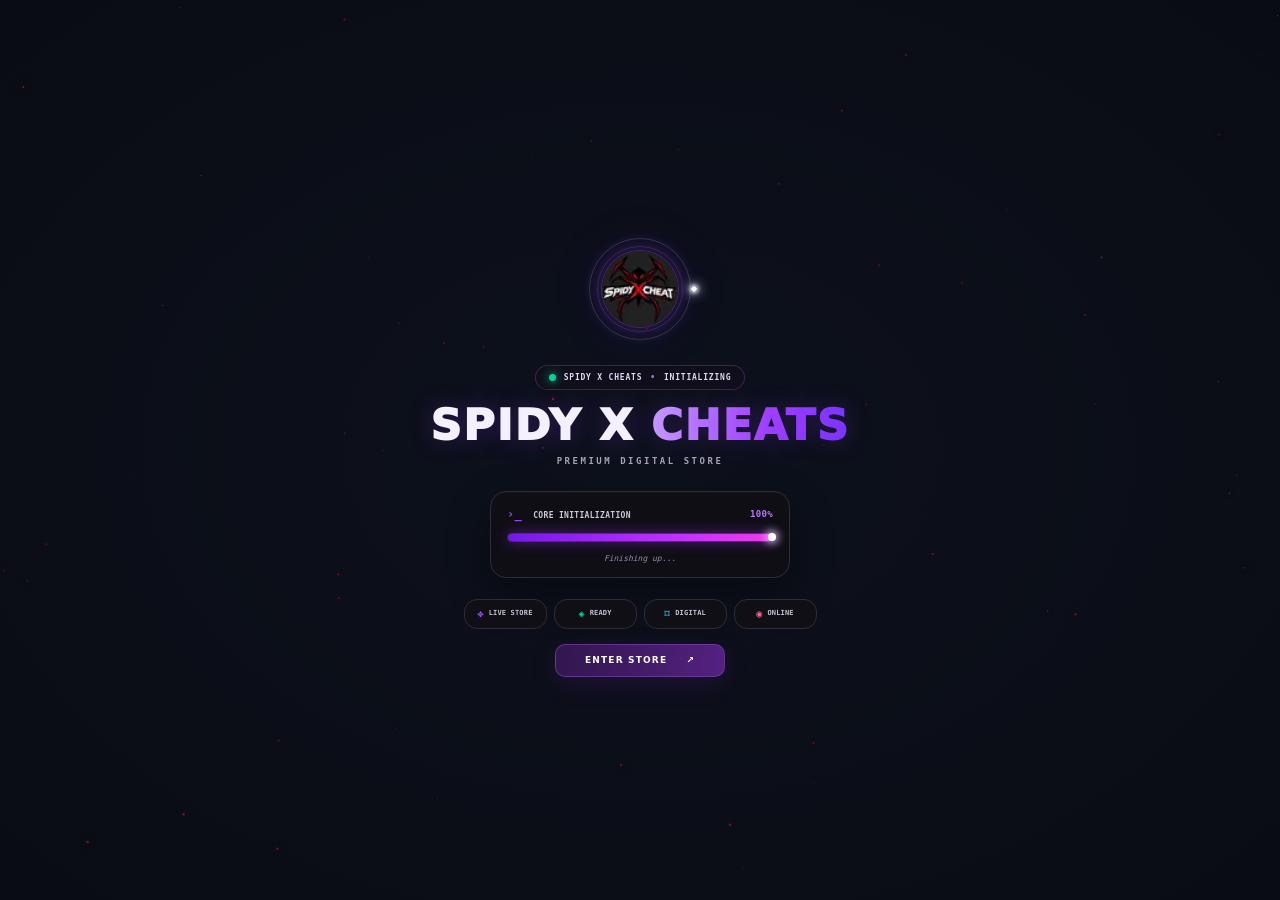
<file: index.html>
<!doctype html>
<html lang="en">
<head>
  <meta charset="utf-8">
  <meta name="viewport" content="width=device-width, initial-scale=1">
  <meta name="theme-color" content="#100d18">
  <meta http-equiv="refresh" content="6;url=store.html">
  <title>SPIDY X CHEATS</title>
  <link rel="stylesheet" href="loading-screen.css">
</head>
<body>
  <main class="loader-screen" id="loaderScreen" aria-label="SPIDY X CHEATS">
    <canvas class="loader-particles" id="loaderParticles" aria-hidden="true"></canvas>
    <div class="loader-content">
      <div class="loader-logo-orbit"><span class="loader-ring loader-ring-one"></span><span class="loader-ring loader-ring-two"></span><img src="[data-uri]" alt="SPIDY X CHEATS logo" class="loader-logo"><span class="loader-orbit-dot"></span></div>
      <div class="loader-badge"><i></i> SPIDY X CHEATS <b>•</b> INITIALIZING</div>
      <h1 class="loader-title">SPIDY X <span>CHEATS</span></h1>
      <p class="loader-subtitle">PREMIUM DIGITAL STORE</p>
      <section class="loader-panel" aria-label="Store initialization progress">
        <div class="loader-panel-head"><span><b>›_</b> CORE INITIALIZATION</span><strong id="loaderPercent">0%</strong></div>
        <div class="loader-track" id="loaderTrack"><div class="loader-progress" id="loaderProgress"></div><i class="loader-progress-orb"></i></div>
        <p class="loader-detail" id="loaderDetail">Preparing the storefront...</p>
      </section>
      <div class="loader-status-chips" aria-label="Store status">
        <span><i class="chip-purple">✥</i> LIVE STORE</span><span><i class="chip-green">◈</i> READY</span><span><i class="chip-blue">⌑</i> DIGITAL</span><span><i class="chip-pink">◉</i> ONLINE</span>
      </div>
      <button class="loader-button" id="enterStore" type="button" disabled><span>ENTER STORE</span><span aria-hidden="true">↗</span></button>
    </div>
  </main>
  <script src="loading.js"></script>
</body>
</html>
</file>
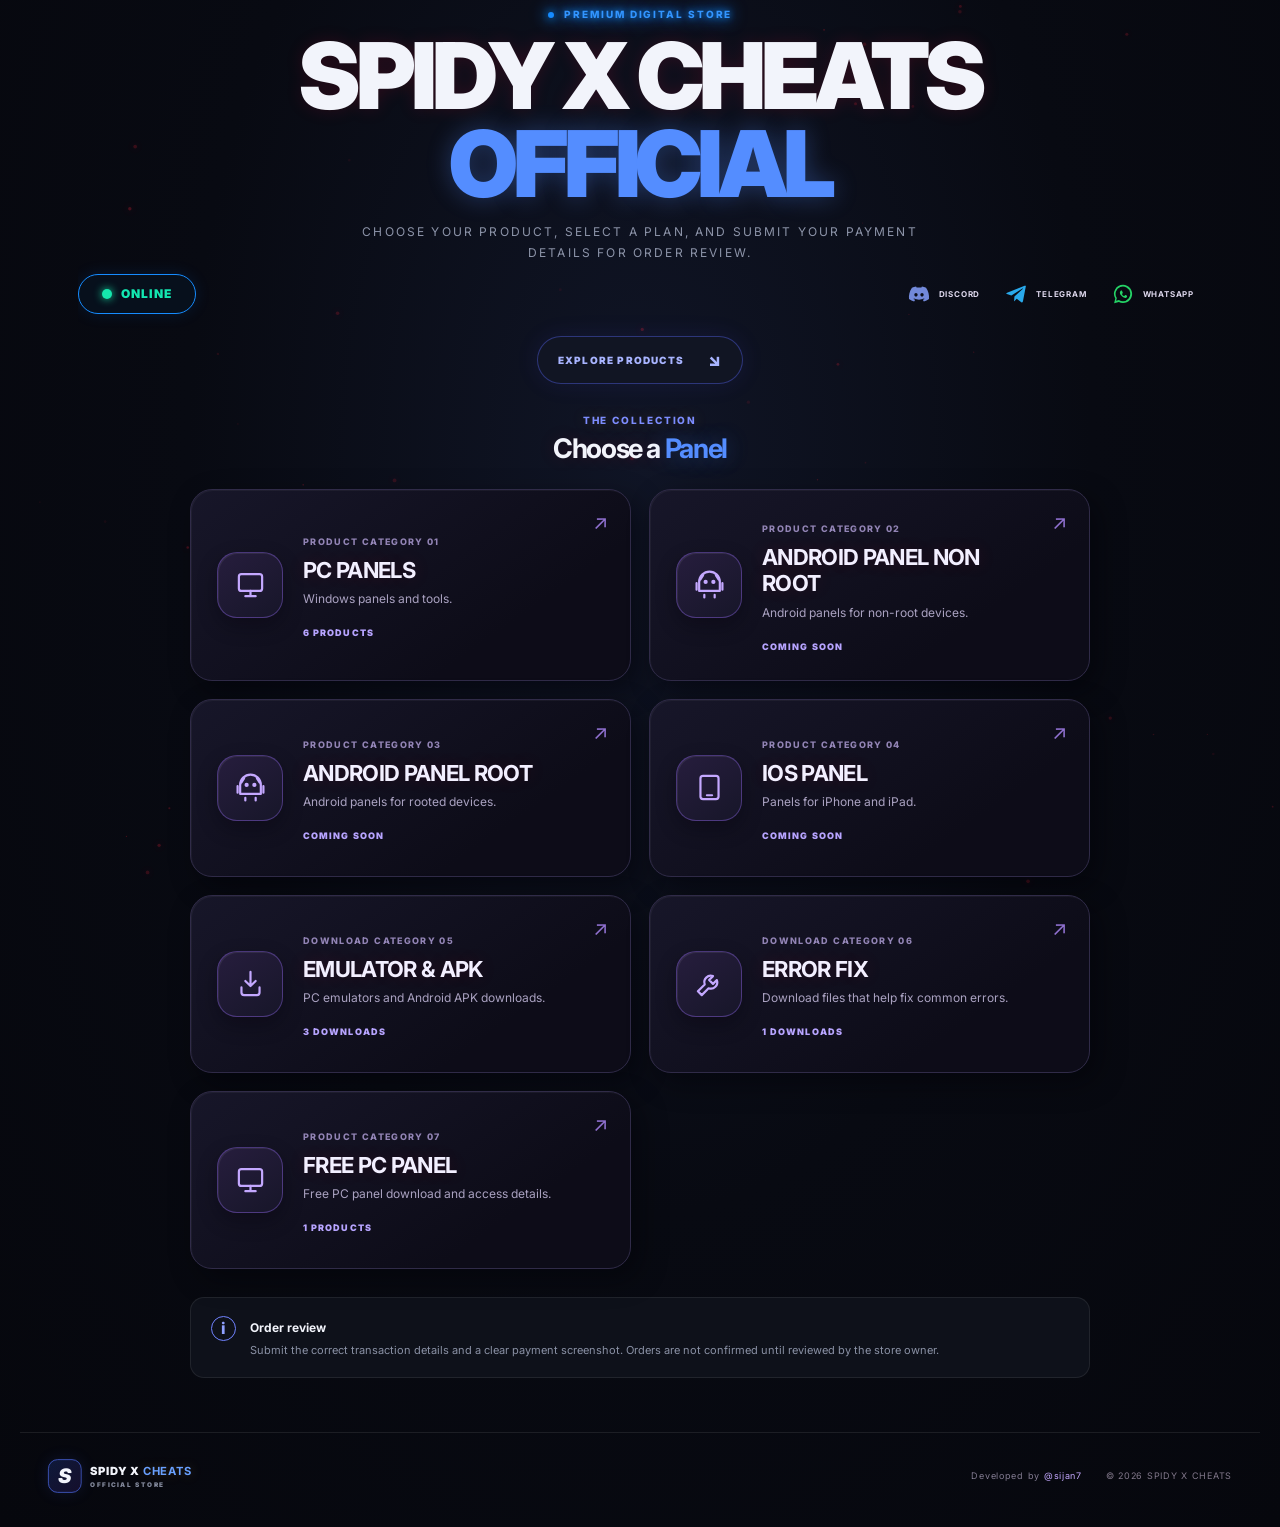
<file: store.html>
<!doctype html>
<html lang="en">
<head>
  <meta charset="utf-8">
  <meta name="viewport" content="width=device-width, initial-scale=1">
  <meta name="theme-color" content="#050a16">
  <title>SPIDY X CHEATS</title>
  <link rel="stylesheet" href="style.css">
  <link rel="stylesheet" href="store-entry.css">

</head>
<body class="store-entering">
  <canvas id="particleCanvas" aria-hidden="true"></canvas><div class="ambient ambient-one"></div><div class="ambient ambient-two"></div>
  <header class="topbar">
    <a class="brand" href="#"><span class="brand-mark">S</span><span>SPIDY X <b>CHEATS</b><small>OFFICIAL STORE</small></span></a>
    <div class="top-status"><span class="pill online"><i></i> STORE ONLINE</span><span class="pill instant"><i></i> DIGITAL DELIVERY</span></div>
  </header>

  <main>
    <section class="hero">
      <div class="eyebrow"><span></span> PREMIUM DIGITAL STORE</div>
      <h1>SPIDY X CHEATS<br><em>OFFICIAL</em></h1>
      <p>Choose your product, select a plan, and submit your payment details for order review.</p>
      <div class="hero-utility-row"><div class="hero-online" aria-label="Store online"><i></i> ONLINE</div><nav class="hero-social-links" aria-label="Contact and social links"><a href="https://discord.gg/s79rEdTTX" target="_blank" rel="noopener noreferrer" aria-label="Join our Discord"><span class="social-icon discord-icon"><svg viewBox="0 0 24 24" aria-hidden="true"><path d="M19.7 5.2a18.4 18.4 0 0 0-4.5-1.4l-.6 1.2a16.8 16.8 0 0 0-5.2 0l-.6-1.2a18.4 18.4 0 0 0-4.5 1.4C1.5 9.4.7 13.5 1.1 17.5a18.5 18.5 0 0 0 5.6 2.8l1.2-2a12 12 0 0 1-1.9-.9l.5-.4a13.2 13.2 0 0 0 11 0l.5.4a12 12 0 0 1-1.9.9l1.2 2a18.5 18.5 0 0 0 5.6-2.8c.5-4.6-.8-8.7-3.2-12.3ZM8.7 14.8c-1 0-1.8-.9-1.8-2s.8-2 1.8-2 1.8.9 1.8 2-.8 2-1.8 2Zm6.6 0c-1 0-1.8-.9-1.8-2s.8-2 1.8-2 1.8.9 1.8 2-.8 2-1.8 2Z"/></svg></span><b>DISCORD</b></a><a href="https://t.me/sijan7" target="_blank" rel="noopener noreferrer" aria-label="Message us on Telegram"><span class="social-icon telegram-icon"><svg viewBox="0 0 24 24" aria-hidden="true"><path d="M21.7 3.3 18.5 20c-.2 1.2-.9 1.5-1.8.9l-5-3.7-2.4 2.3c-.3.3-.5.3-.5.3l.4-5.1 9.3-8.4c.4-.4-.1-.6-.6-.2L5.9 13.5 1 12c-1.1-.3-1.1-1 .2-1.5L20.3 3c.9-.3 1.7.2 1.4.3Z"/></svg></span><b>TELEGRAM</b></a><a href="https://wa.me/8801410242259" target="_blank" rel="noopener noreferrer" aria-label="Message us on WhatsApp"><span class="social-icon whatsapp-icon"><svg viewBox="0 0 24 24" aria-hidden="true"><path d="M12 2a9.8 9.8 0 0 0-8.4 14.9L2.3 22l5.2-1.3A9.9 9.9 0 1 0 12 2Zm0 17.9a8 8 0 0 1-4.1-1.1l-.3-.2-3.1.8.8-3-.2-.3A8 8 0 1 1 12 19.9Zm4.4-6c-.2-.1-1.4-.7-1.6-.8-.2-.1-.4-.1-.5.1-.2.2-.6.8-.8.9-.1.2-.3.1-.5.1-.9-.4-1.9-1.2-2-2-.1-.1 0-.4.1-.5l.4-.5c.1-.1.2-.3.2-.4 0-.1 0-.3 0-.4l-.7-1.7c-.2-.4-.4-.4-.5-.4h-.5c-.2 0-.4.1-.6.3s-.8.8-.8 1.9.8 2.2.9 2.3c.1.2 1.6 2.5 3.9 3.4.5.1 1 .1 1.3.1.4-.1 1.4-.6 1.6-1.1.2-.5.2-1 .1-1.1-.1-.1-.3-.2-.5-.3Z"/></svg></span><b>WHATSAPP</b></a></nav></div>
      <a class="hero-cta" href="#products">EXPLORE PRODUCTS <span>↘</span></a>
      <div class="hero-orbit orbit-a"></div><div class="hero-orbit orbit-b"></div>
    </section>

    <section class="section-head" id="products">
      <div><div class="eyebrow" id="collectionEyebrow">THE COLLECTION</div><h2 id="collectionTitle">Choose a <em>Panel</em></h2></div>
      <span class="catalog-count" id="catalogCount">04 CATEGORIES</span>
    </section>
    <div class="category-toolbar" id="categoryToolbar" hidden>
      <button class="category-back" id="backToCategories" type="button">← ALL CATEGORIES</button>
      <div class="catalog-tools"><label class="search-box"><span>⌕</span><input id="productSearch" type="search" placeholder="Search products..." aria-label="Search products"></label><span id="searchResults" class="search-results" aria-live="polite"></span></div>
    </div>
    <section class="product-grid" id="productGrid"></section>

    <section class="notice">
      <span class="notice-icon">i</span>
      <div><strong>Order review</strong><p>Submit the correct transaction details and a clear payment screenshot. Orders are not confirmed until reviewed by the store owner.</p></div>
    </section>
  </main>

  <footer><a class="brand footer-brand" href="#"><span class="brand-mark">S</span><span>SPIDY X <b>CHEATS</b><small>OFFICIAL STORE</small></span></a><div class="footer-meta"><span class="developer-credit">Developed by <a href="https://t.me/sijan7" target="_blank" rel="noopener noreferrer">@sijan7</a></span><span>© <span id="year"></span> SPIDY X CHEATS</span></div></footer>

  <div class="modal-backdrop" id="modalBackdrop" aria-hidden="true">
    <section class="order-modal" role="dialog" aria-modal="true" aria-labelledby="modalTitle">
      <button class="close-modal" id="closeModal" aria-label="Close">×</button>
      <div class="modal-header"><div class="eyebrow">SECURE ORDER REQUEST</div><h2 id="modalTitle">Complete your <em>order</em></h2><p id="selectedSummary">Selected product</p></div>
      <div class="plan-picker"><div class="field-label">CHOOSE YOUR PLAN</div><div id="modalPlans" class="modal-plans" role="group" aria-label="Available plans"></div></div><div class="plan-step-actions"><button type="button" class="plan-back" id="backToPlans" hidden>← BACK TO PLANS</button><button type="button" class="continue-payment" id="continueToPayment">CONTINUE TO PAYMENT <span>→</span></button></div><div class="order-layout" hidden>
        <aside class="payment-options">
          <div class="field-label">PAYMENT METHOD</div>
          <button type="button" class="payment-option active" data-method="bKash"><span class="payment-symbol bkash">b</span><span><b>bKash</b><small>Mobile payment</small></span><span class="checkmark">✓</span></button>
          <button type="button" class="payment-option" data-method="Nagad"><span class="payment-symbol nagad">N</span><span><b>Nagad</b><small>Mobile payment</small></span><span class="checkmark">✓</span></button>
          <button type="button" class="payment-option" data-method="Binance"><span class="payment-symbol binance">B</span><span><b>Binance</b><small>Binance Pay</small></span><span class="checkmark">✓</span></button>
          <div class="safe-note">Never share your PIN or OTP.</div>
        </aside>
        <form id="orderForm">
          <div class="pay-instruction"><span>PAY TO <b id="methodLabel">bKash</b></span><strong id="paymentNumber">…</strong><small>Send the payment, then fill in the details below.</small>
            <button type="button" id="copyPaymentNumber" class="copy-payment-btn">COPY</button>
            <small id="copyFeedback" role="status"></small></div>
          <div class="form-row">
            <label class="field-label" for="last4">TRANSACTION LAST 4 DIGITS</label>
            <input id="last4" name="last4" inputmode="numeric" pattern="[0-9]{4}" maxlength="4" placeholder="e.g. 4821" required>
          </div>
          <div class="form-row">
            <label class="field-label" for="discord">DISCORD USERNAME</label>
            <input id="discord" name="discord" maxlength="80" placeholder="username or username#0000" required>
          </div>
          <div class="form-row">
            <label class="field-label" for="screenshot">PAYMENT SCREENSHOT</label>
            <input id="screenshot" name="screenshot" type="file" accept="image/*" required>
            <small class="field-hint">Image only. Do not upload screenshots containing PINs or OTPs.</small>
          </div>
          <div class="form-row optional-message-row">
            <label class="field-label" for="orderMessage">MESSAGE (OPTIONAL)</label>
            <textarea id="orderMessage" name="orderMessage" maxlength="500" rows="2" placeholder="Add a note with your order, if you like"></textarea>
          </div>
          <label class="agree"><input type="checkbox" id="confirm" required> I confirm that the payment details I entered are correct.</label>
          <button class="submit-order" type="submit">SUBMIT ORDER REQUEST <span>↗</span></button>
          <p class="form-feedback" id="formFeedback" role="status"></p>
        </form>
      </div>
      <p class="modal-footnote">Your order is sent to the store owner for review. Never share your PIN or OTP.</p>
    </section>
  </div>
  <script src="script.js"></script>

</body>
</html>
</file>
<file: loading-screen.css>
@view-transition { navigation: auto; }
::view-transition-old(root) { animation: loader-page-out .65s cubic-bezier(.65,0,.35,1) both; }
::view-transition-new(root) { animation: store-page-in .85s cubic-bezier(.18,.72,.2,1) both; }
::view-transition-group(root) { animation-duration: .85s; }
* { box-sizing: border-box; }
html, body { width: 100%; height: 100%; min-height: 100%; margin: 0; }
html { background: #0b0e17; }
body { overflow: hidden; background: #0b0e17; color: #f4efff; font-family: Inter, system-ui, -apple-system, "Segoe UI", sans-serif; }
.loader-screen { position: fixed; inset: 0; z-index: 0; display: grid; place-items: center; width: 100%; height: 100vh; height: 100dvh; overflow: hidden; isolation: isolate; background: radial-gradient(ellipse at 50% 50%, #0d111c 0%, #0b0e17 66%, #090c13 100%); opacity: 1; transform: scale(1); filter: blur(0); transition: opacity .92s cubic-bezier(.22,.72,.2,1), transform 1.05s cubic-bezier(.22,.72,.2,1), filter .92s ease; animation: loader-page-in .85s cubic-bezier(.18,.72,.2,1) both; }
.loader-screen::after { position: absolute; z-index: 2; inset: -20%; background: radial-gradient(ellipse at center, #4c279438 0%, #20365c22 28%, transparent 66%); opacity: 0; transform: scale(.72); filter: blur(22px); transition: opacity .88s ease, transform 1.05s cubic-bezier(.18,.72,.2,1), filter .92s ease; content: ""; pointer-events: none; }
.loader-screen.is-exiting { opacity: 0; transform: scale(1.045); filter: blur(5px); pointer-events: none; }
.loader-screen.is-exiting::after { opacity: 1; transform: scale(1.12); filter: blur(36px); }
.loader-particles { position: absolute; inset: 0; z-index: 0; width: 100%; height: 100%; pointer-events: none; }
.loader-content { position: relative; z-index: 1; display: flex; flex-direction: column; align-items: center; width: min(440px, calc(100% - 34px)); padding: 14px 0; text-align: center; animation: loader-arrive .95s .06s cubic-bezier(.2,.7,.2,1) both; transition: opacity .62s ease, transform .88s cubic-bezier(.2,.72,.2,1), filter .72s ease; }
.loader-screen.is-exiting .loader-content { opacity: 0; transform: translateY(-12px) scale(.965); filter: blur(4px); }
.loader-logo-orbit { position: relative; display: grid; place-items: center; width: 132px; height: 132px; margin: 0 auto 10px; transition: transform .24s ease, filter .24s ease; }
.loader-logo-orbit:hover { transform: translateY(-4px); filter: drop-shadow(0 0 12px #ffd45c99); }
.loader-logo { position: relative; z-index: 2; width: 78px; height: 78px; object-fit: cover; border: 1px solid #7840b488; border-radius: 50%; box-shadow: 0 0 24px #8e35ff48, 0 0 54px #5916a628; transition: transform .24s ease, box-shadow .24s ease, border-color .24s ease; animation: logo-float 3s ease-in-out infinite; }
.loader-logo:hover { transform: scale(1.04); border-color: #ffd45c; box-shadow: 0 0 20px #ffd45caa, 0 0 48px #ffd45c66; }
.loader-ring { position: absolute; inset: 15px; border: 1px solid #a9b8d13b; border-radius: 50%; box-shadow: 0 0 10px #789de211; animation: ring-spin 10s linear infinite; }
.loader-ring-two { inset: 23px; border-color: #b2a1db30; border-style: solid; animation-direction: reverse; animation-duration: 14s; }
.loader-logo-orbit:hover .loader-ring { border-color: #ffe28a; box-shadow: 0 0 20px #ffd45c88; }
.loader-orbit-dot { position: absolute; z-index: 3; top: 50%; left: 50%; width: 6px; height: 6px; border: 1px solid #ffffff; border-radius: 50%; background: radial-gradient(circle at 35% 30%,#fff,#e9f2ff 68%,#b7c9e8); box-shadow: 0 0 4px 1px #fff, 0 0 11px 3px #d8e8ff88; transform: translate(-50%,-50%) rotate(0deg) translateX(54px); animation: dot-circle 2.8s linear infinite; pointer-events: none; }
.loader-badge { display: inline-flex; align-items: center; gap: 8px; min-height: 25px; padding: 6px 13px; border: 1px solid #562b78a8; border-radius: 30px; background: #120e1bcc; color: #e0d6f2; font: 800 8px/1 ui-monospace, Consolas, monospace; letter-spacing: .1em; }
.loader-badge i { width: 7px; height: 7px; border-radius: 50%; background: #00d59b; box-shadow: 0 0 10px #00d59b; animation: online-pulse 1.6s ease-in-out infinite; }
.loader-badge b { color: #a46aff; }
.loader-title { margin: 14px 0 0; color: #f5f0ff; font-size: clamp(33px, 6vw, 43px); font-weight: 950; line-height: 1; letter-spacing: .045em; text-shadow: 0 0 24px #9238ff44; }
.loader-title span { background: linear-gradient(95deg, #c9a3ff, #a342ff 58%, #7733ff); background-clip: text; -webkit-background-clip: text; -webkit-text-fill-color: transparent; }
.loader-subtitle { margin: 8px 0 23px; color: #a9a1b7; font: 800 9px/1.4 ui-monospace, Consolas, monospace; letter-spacing: .28em; }
.loader-panel { width: min(300px, 100%); padding: 15px 16px 13px; border: 1px solid #302a3a; border-radius: 16px; background: rgba(15,14,21,.94); box-shadow: 0 16px 42px #0006, inset 0 1px #ffffff08; }
.loader-panel-head { display: flex; justify-content: space-between; align-items: center; color: #d0c8da; font: 800 8px/1.3 ui-monospace, Consolas, monospace; letter-spacing: .04em; }
.loader-panel-head b { margin-right: 6px; color: #a145ff; font-size: 12px; }
.loader-panel-head strong { color: #ba78ff; font-size: 9px; }
.loader-track { position: relative; height: 9px; margin: 10px 0 11px; overflow: visible; border: 1px solid #38323e; border-radius: 10px; background: #09090d; cursor: pointer; transition: transform .24s ease, border-color .24s ease, box-shadow .24s ease; }
.loader-track:hover { transform: translateY(-4px); border-color: #ffd45c; box-shadow: 0 0 18px #ffd45cbb, 0 8px 20px #ffd45c35; }
.loader-progress { width: 0; height: 100%; border-radius: inherit; background: linear-gradient(90deg, #7318e8, #be31ff 62%, #ef3be9); box-shadow: 0 0 13px #a32aff99; will-change: width; transition: width .025s linear; }
.loader-progress-orb { position: absolute; top: 50%; left: var(--progress-position, 0%); width: 8px; height: 8px; transform: translate(-50%,-50%); border-radius: 50%; background: #fff; box-shadow: 0 0 8px 2px #e9c8ff; pointer-events: none; }
.loader-detail { margin: 0; color: #988ca9; font: italic 8px/1.4 ui-monospace, Consolas, monospace; }
.loader-status-chips { display: flex; flex-wrap: nowrap; justify-content: center; gap: 7px; width: 100%; margin-top: 21px; }
.loader-status-chips span { display: inline-flex; align-items: center; justify-content: center; gap: 5px; min-width: 83px; padding: 9px 8px; border: 1px solid #302a3a; border-radius: 13px; background: #111016d9; color: #c8c0d2; font: 800 7px/1 ui-monospace, Consolas, monospace; letter-spacing: .025em; }
.loader-status-chips i { font-size: 10px; font-style: normal; }.chip-purple { color: #b35eff; }.chip-green { color: #00dda2; }.chip-blue { color: #35caff; }.chip-pink { color: #ff608c; }
.loader-button { position: relative; display: inline-flex; align-items: center; justify-content: center; gap: 19px; min-width: 170px; margin: 15px auto 0; padding: 11px 19px; overflow: hidden; border: 1px solid #7644a7a8; border-radius: 10px; background: linear-gradient(100deg, #31164e, #542181); color: #fff; font: 900 9px/1 Inter, system-ui, sans-serif; letter-spacing: .13em; box-shadow: 0 7px 24px #7924c22b; transition: transform .24s ease, box-shadow .24s ease, border-color .24s ease, filter .24s ease; animation: button-pulse 2s ease-in-out infinite; }
.loader-button::before { position: absolute; top: -60%; left: -45%; width: 30%; height: 220%; transform: rotate(24deg); background: linear-gradient(90deg, transparent, #ffffff55, transparent); content: ""; animation: button-shine 2.8s ease-in-out infinite; }
.loader-button:disabled { cursor: wait; }.loader-button:not(:disabled) { cursor: pointer; }.loader-button:hover { transform: translateY(-4px); border-color: #ffd45c; filter: brightness(1.08); box-shadow: 0 0 22px #ffd45cbb, 0 10px 30px #ffd45c55; }.loader-button span { position: relative; }
@keyframes ring-spin { to { transform: rotate(360deg); } }@keyframes orbit-pulse { 0%,100% { transform: scale(.78); opacity:.38; } 50% { transform: scale(1.14); opacity:.92; } }@keyframes logo-float { 0%,100% { transform: translateY(0); } 50% { transform: translateY(-4px); } }@keyframes dot-circle { from { transform: translate(-50%,-50%) rotate(0deg) translateX(54px); } to { transform: translate(-50%,-50%) rotate(360deg) translateX(54px); } }@keyframes loader-arrive { from { opacity: 0; transform: translateY(14px) scale(.98); } to { opacity: 1; transform: translateY(0) scale(1); } }@keyframes button-pulse { 0%,100% { box-shadow: 0 7px 22px #7924c22b; } 50% { box-shadow: 0 0 20px #a342ff66, 0 8px 30px #7924c255; } }@keyframes button-shine { 0%,62% { left: -45%; } 100% { left: 125%; } }@keyframes loader-page-in { from { opacity: 0; transform: scale(1.025); filter: blur(5px); } to { opacity: 1; transform: scale(1); filter: blur(0); } }@keyframes loader-page-out { to { opacity: 0; transform: scale(1.035); filter: blur(7px); } }@keyframes store-page-in { from { opacity: 0; transform: scale(.985); filter: blur(8px); } to { opacity: 1; transform: scale(1); filter: blur(0); } }@keyframes online-pulse { 0%,100% { opacity: 1; } 50% { opacity: .4; } }
@media (max-width: 480px) { .loader-logo-orbit { width: 122px; height: 122px; }.loader-logo { width: 72px; height: 72px; }.loader-title { font-size: clamp(30px,8vw,37px); }.loader-status-chips { gap: 5px; }.loader-status-chips span { min-width: 0; flex: 1; padding: 8px 5px; font-size: 6px; }.loader-button { margin-top: 13px; } }
@media (max-height: 630px) { .loader-content { transform: scale(.86); padding: 6px 0; }.loader-logo-orbit { width: 108px; height: 108px; margin-bottom: 7px; }.loader-logo { width: 68px; height: 68px; }.loader-title { margin-top: 10px; }.loader-subtitle { margin-bottom: 14px; }.loader-status-chips { margin-top: 13px; } }
@media (prefers-reduced-motion: reduce) { .loader-content,.loader-logo,.loader-ring,.loader-button,.loader-button::before,.loader-badge i { animation: none; }.loader-screen,.loader-screen::after,.loader-screen.is-exiting,.loader-content,.loader-button,.loader-track { transition: none; } ::view-transition-old(root),::view-transition-new(root) { animation-duration: .01ms; } }
/* Hover response for the initialization badge and status chips. */
.loader-badge,.loader-status-chips span { position: relative; transition: transform .22s ease, border-color .22s ease, box-shadow .22s ease, background .22s ease; }
.loader-badge:hover,.loader-status-chips span:hover { transform: translateY(-4px); border-color: #ffd45c; background: linear-gradient(120deg,#211b28,#2a2119); box-shadow: 0 0 16px #ffd45c99, 0 7px 18px #ffd45c35; }
.loader-status-chips span:hover i { filter: drop-shadow(0 0 5px #ffd45c); }
.loader-progress-orb { transition: left .025s linear; }
</file>
<file: style.css>
@import url('https://fonts.googleapis.com/css2?family=Inter:wght@400;500;600;700;800;900&display=swap');
:root{--bg:#110707;--panel:#1e0b0d;--panel2:#250e10;--text:#fff0f2;--muted:#b3a3a6;--pink:#ff0022;--red:#ff0022;--cyan:#ff0022;--line:#ffffff19}
*{box-sizing:border-box}html{scroll-behavior:smooth}body{margin:0;background:radial-gradient(ellipse at 50% 0%,#331316 0%,#1b0a0c 33%,var(--bg) 72%);color:var(--text);font-family:Inter,system-ui,sans-serif;overflow-x:hidden;min-height:100vh}
.ambient{position:fixed;pointer-events:none;filter:blur(100px);opacity:.15;border-radius:50%;z-index:-1}.ambient-one{width:300px;height:300px;background:#ff0022;top:20%;left:-140px}.ambient-two{width:360px;height:360px;background:#ff0022;top:60%;right:-200px}
.topbar{max-width:1240px;margin:auto;padding:25px 28px;display:flex;justify-content:space-between;align-items:center;gap:20px}.brand{display:flex;align-items:center;gap:11px;color:var(--text);text-decoration:none;font-weight:900;letter-spacing:.06em;font-size:15px}.brand b{color:#ff0022}.brand small{display:block;color:#9e94a6;font-size:8px;letter-spacing:.24em;margin-top:4px}.brand-mark{width:42px;height:42px;display:grid;place-items:center;border:1px solid #ff0022;border-radius:12px;background:linear-gradient(135deg,#ff002235,#ff002225);font-size:25px;font-style:italic;box-shadow:0 0 25px #ff002220}
.top-status{display:flex;gap:10px;flex-wrap:wrap}.pill{border-radius:30px;padding:10px 13px;font-size:9px;font-weight:800;letter-spacing:.1em;border:1px solid}.pill i,.eyebrow span{display:inline-block;width:6px;height:6px;border-radius:50%;margin-right:7px}.online{color:#9affd5;border-color:#52e6b75c;background:#36c89d13}.online i{background:#6af3bc;box-shadow:0 0 9px #6af3bc}.instant{color:#fc9da9;border-color:#ff002260;background:#ff002213}.instant i{background:#ff0022;box-shadow:0 0 9px #ff0022}
main{max-width:1240px;margin:auto;padding:0 28px}.hero{position:relative;padding:72px 0 86px;min-height:310px;overflow:hidden}.eyebrow{font-size:10px;font-weight:800;letter-spacing:.19em;color:#ff0022}.eyebrow span{background:#ff0022;box-shadow:0 0 12px #ff0022}.hero h1{font-size:clamp(42px,7vw,78px);line-height:.95;letter-spacing:-.065em;margin:20px 0 17px;font-weight:900;position:relative;z-index:1}.hero h1 em,.section-head h2 em,.modal-header h2 em{font-style:normal;color:#ff0022;text-shadow:0 0 32px #ff002257}.hero p{color:#ff0022;line-height:1.7;font-size:14px;max-width:470px;position:relative;z-index:1}.hero-cta{display:inline-flex;align-items:center;gap:24px;margin-top:18px;text-decoration:none;color:white;background:linear-gradient(100deg,#ff0022,#ff0022);padding:15px 20px;border-radius:11px;font-size:10px;font-weight:900;letter-spacing:.12em;box-shadow:0 8px 28px #ff002230;transition:.25s}.hero-cta:hover{transform:translateY(-3px);box-shadow:0 12px 34px #ff002260}.hero-cta span{font-size:17px}.hero-orbit{position:absolute;border:1px solid #ff002228;border-radius:50%;pointer-events:none}.orbit-a{width:300px;height:300px;right:8%;top:15px;box-shadow:0 0 60px #ff002216,inset 0 0 50px #ff00220a}.orbit-b{width:220px;height:220px;right:11%;top:55px;border-color:#ff00222c}
.section-head{display:flex;justify-content:space-between;align-items:end;margin:12px 0 24px;gap:20px}.section-head h2{font-size:clamp(25px,4vw,36px);margin:8px 0 0;letter-spacing:-.05em}.catalog-count{font-size:9px;letter-spacing:.15em;color:#ff0022;border:1px solid var(--line);padding:10px 12px;border-radius:9px}
.product-grid{display:grid;grid-template-columns:repeat(3,minmax(0,1fr));gap:22px}.product-card{position:relative;display:flex;flex-direction:column;min-width:0;padding:14px;border-radius:22px;border:1px solid #ffffff24;background:linear-gradient(145deg,#2f1214ce,#1e0b0deF 60%);box-shadow:0 18px 50px #0004;overflow:hidden;transition:transform .25s,border-color .25s,box-shadow .25s;animation:rise .65s both}.product-card:before{content:"";position:absolute;inset:0 0 auto;height:2px;background:linear-gradient(90deg,transparent,#ff0022,transparent);opacity:.8}.product-card:hover{transform:translateY(-6px);border-color:#ff002280;box-shadow:0 22px 48px #ff002216}.product-art{height:150px;border-radius:13px;background:radial-gradient(circle at 70% 15%,#ff00222c,transparent 45%),linear-gradient(135deg,#371518,#1c0b0c);border:1px solid #ffffff12;display:flex;align-items:center;justify-content:center;position:relative;overflow:hidden}.product-art:after{content:"";position:absolute;width:180px;height:180px;border:1px solid #ff002228;border-radius:50%;transform:rotate(25deg)}.art-symbol{font-weight:900;font-size:54px;letter-spacing:-.08em;color:#fff;text-shadow:3px 3px 0 #ff0022,0 0 28px #ff002266;z-index:1}.art-label{position:absolute;top:12px;left:12px;background:#ff002224;border:1px solid #ff002250;color:#fdb4be;border-radius:6px;padding:5px 7px;font-size:8px;font-weight:900;letter-spacing:.13em}.art-index{position:absolute;bottom:10px;right:12px;font-size:9px;color:#ff0022;letter-spacing:.16em}.product-info{padding:17px 4px 4px;display:flex;flex-direction:column;flex:1}.product-info h3{font-size:17px;margin:0 0 8px;letter-spacing:-.03em}.product-info p{color:#ff0022;font-size:11px;line-height:1.65;min-height:36px;margin:0 0 17px}.plans{display:flex;flex-wrap:wrap;gap:7px;margin-top:auto}.plan{font:700 10px Inter,sans-serif;color:#ff0022;background:#160809;border:1px solid #ffffff18;border-radius:8px;padding:9px 10px;cursor:pointer;transition:.2s}.plan:hover,.plan.selected{color:#fff;border-color:#ff0022;background:#ff00221d;box-shadow:0 0 14px #ff002214}.plan b{color:#ff0022;margin-left:4px}.buy-button{display:flex;justify-content:center;align-items:center;gap:10px;margin-top:18px;padding:14px 12px;border:0;border-radius:10px;background:linear-gradient(100deg,#ff0022,#ff0022);color:white;font-weight:900;font-size:10px;letter-spacing:.1em;cursor:pointer;box-shadow:0 7px 22px #ff00222a;transition:.2s}.buy-button:hover{filter:brightness(1.13);transform:translateY(-2px)}.buy-button span{font-size:16px}
.notice{display:flex;gap:14px;align-items:flex-start;margin:36px 0 70px;padding:18px 20px;border:1px solid #ff002236;border-radius:14px;background:#ff002210}.notice-icon{width:25px;height:25px;border-radius:50%;display:grid;place-items:center;border:1px solid #ff0022;color:#ff0022;font-weight:800;flex-shrink:0}.notice strong{font-size:12px}.notice p{font-size:11px;color:#ff0022;line-height:1.65;margin:5px 0 0}
footer{max-width:1240px;margin:auto;border-top:1px solid var(--line);padding:22px 28px 30px;display:flex;align-items:center;justify-content:space-between;gap:20px;color:#82788b;font-size:9px;letter-spacing:.08em}.footer-brand{transform:scale(.8);transform-origin:left center}
.modal-backdrop{position:fixed;inset:0;z-index:10;display:none;align-items:center;justify-content:center;padding:20px;background:#070303d9;backdrop-filter:blur(12px);overflow:auto}.modal-backdrop.open{display:flex;animation:fadeIn .2s}.order-modal{width:min(860px,100%);position:relative;border:1px solid #ffffff24;border-radius:20px;background:linear-gradient(145deg,#270f11,#160809);box-shadow:0 30px 100px #0009;overflow:hidden;animation:popIn .25s}.close-modal{position:absolute;right:16px;top:14px;width:34px;height:34px;border-radius:9px;border:1px solid var(--line);background:#ffffff08;color:white;font-size:24px;cursor:pointer}.modal-header{padding:27px 28px 18px;border-bottom:1px solid var(--line)}.modal-header h2{font-size:26px;letter-spacing:-.05em;margin:8px 0}.modal-header p{color:#ff0022;font-size:12px;margin:0}.order-layout{display:grid;grid-template-columns:.8fr 1.2fr}.payment-options{padding:24px;border-right:1px solid var(--line)}.field-label{display:block;color:#ff0022;font-size:9px;font-weight:900;letter-spacing:.12em;margin-bottom:9px}.payment-option{display:flex;align-items:center;text-align:left;width:100%;gap:10px;padding:12px;border:1px solid #ffffff17;background:#ffffff05;border-radius:11px;color:white;margin-top:9px;cursor:pointer}.payment-option.active{border-color:#ff0022;background:#ff002215;box-shadow:0 0 20px #ff002214}.payment-symbol{width:34px;height:34px;border-radius:9px;display:grid;place-items:center;font-weight:900}.bkash{background:#d72e7d;color:white}.nagad{background:#f3a53b;color:#241609}.payment-option b{font-size:12px;display:block}.payment-option small{font-size:9px;color:#ff0022;display:block;margin-top:4px}.checkmark{margin-left:auto;color:#ff0022;opacity:0}.payment-option.active .checkmark{opacity:1}.safe-note{font-size:10px;color:#a99eaf;margin-top:20px;line-height:1.6}.order-modal form{padding:24px}.pay-instruction{border:1px solid #ff002245;background:linear-gradient(110deg,#ff002219,#ff002206);border-radius:11px;padding:14px;margin-bottom:20px}.pay-instruction span{display:block;font-size:9px;color:#ff0022;letter-spacing:.12em}.pay-instruction strong{display:block;font-size:15px;margin:8px 0;letter-spacing:.04em;overflow-wrap:anywhere}.pay-instruction small{color:#ff0022;font-size:9px;line-height:1.5}.pay-instruction code{color:#fc9eaa}.form-row{margin:15px 0}.form-row input{width:100%;background:#100607;border:1px solid #ffffff20;border-radius:9px;padding:12px;color:white;font:12px Inter,sans-serif;outline:none}.form-row input:focus{border-color:#ff0022;box-shadow:0 0 0 3px #ff002214}.form-row input[type=file]{font-size:10px;padding:9px}.field-hint{display:block;color:#918598;font-size:9px;margin-top:7px;line-height:1.5}.agree{display:flex;align-items:flex-start;gap:8px;color:#ff0022;font-size:10px;line-height:1.5;margin:16px 0}.agree input{accent-color:#ff0022;margin:0}.submit-order{width:100%;border:0;border-radius:10px;padding:14px;color:white;background:linear-gradient(100deg,#ff0022,#ff0022);font-weight:900;letter-spacing:.08em;font-size:10px;cursor:pointer}.submit-order span{float:right;font-size:16px;margin-top:-3px}.form-feedback{font-size:11px;line-height:1.5;color:#a3ffd2}.modal-footnote{padding:12px 24px;margin:0;background:#0002;border-top:1px solid var(--line);font-size:9px;color:#95899c;line-height:1.5}
@keyframes rise{from{opacity:0;transform:translateY(16px)}to{opacity:1;transform:translateY(0)}}@keyframes fadeIn{from{opacity:0}to{opacity:1}}@keyframes popIn{from{opacity:0;transform:translateY(10px) scale(.98)}to{opacity:1;transform:translateY(0) scale(1)}}
@media(max-width:900px){.product-grid{grid-template-columns:repeat(2,minmax(0,1fr))}.hero-orbit{right:-40px;opacity:.6}}
@media(max-width:600px){.topbar{padding:18px 16px;align-items:flex-start}.top-status{justify-content:flex-end;gap:6px}.pill{font-size:7px;padding:8px}.brand{font-size:12px}.brand-mark{width:36px;height:36px}.topbar .brand small{font-size:7px}main{padding:0 16px}.hero{padding:54px 0 60px;min-height:280px}.hero h1{font-size:47px}.hero p{font-size:12px;max-width:320px}.hero-orbit{width:170px;height:170px;right:-80px;top:40px}.orbit-b{width:125px;height:125px;right:-56px;top:62px}.section-head h2{font-size:27px}.catalog-count{font-size:7px;padding:8px}.product-grid{grid-template-columns:1fr;gap:15px}.product-card{padding:12px}.product-art{height:130px}.product-info h3{font-size:16px}.product-info p{min-height:0}.notice{margin-bottom:45px}footer{padding:20px 16px;flex-direction:column;align-items:flex-start;gap:6px}.order-layout{grid-template-columns:1fr}.payment-options{border-right:0;border-bottom:1px solid var(--line);padding:18px 20px}.order-modal form{padding:18px 20px}.modal-header{padding:23px 20px 16px}.modal-header h2{font-size:22px}.modal-backdrop{padding:10px;align-items:flex-start}.order-modal{margin:auto 0}.top-status .instant{display:none}}

/* ===== Neon red + black theme ===== */
:root{--neon:#ff0033;--neon-soft:#ff2a4d;--neon-glow:#ff003388}
body{background:radial-gradient(ellipse at 50% 0%,#3d0008 0%,#14060a 36%,#050102 75%);}
h1,h2,h3{text-shadow:0 0 18px #ff003322}
.hero h1 em,.section-head h2 em,.modal-header h2 em{text-shadow:0 0 14px #ff0033,0 0 34px #ff003388}
.product-card,.order-modal{border-color:#ff003338}
.product-card:hover{border-color:#ff0033aa;box-shadow:0 0 24px #ff003344,0 22px 48px #ff003322}
.form-row input:focus{border-color:#ff0033;box-shadow:0 0 0 3px #ff003330,0 0 14px #ff003355}

/* ===== Copy button ===== */
.copy-payment-btn{display:inline-block;margin:4px 0 0;padding:9px 16px;background:linear-gradient(100deg,#ff0033,#ff2a4d);color:#fff;border:0;border-radius:8px;font:800 10px Inter,sans-serif;letter-spacing:.1em;cursor:pointer;transition:.2s}
.copy-payment-btn:disabled{opacity:.45;cursor:not-allowed}
#copyFeedback{display:block;margin-top:6px;color:#ff6b80;font-size:11px;min-height:14px}
.form-feedback.error{color:#ff6b80}
.submit-order:disabled{opacity:.6;cursor:wait}

/* ===== Button hover glow (every button) ===== */
button,.hero-cta{transition:box-shadow .2s ease,transform .2s ease,filter .2s ease,background .2s ease,border-color .2s ease}
button:not(:disabled):hover,.hero-cta:hover,
.plan:hover,.buy-button:hover,.submit-order:not(:disabled):hover,.copy-payment-btn:not(:disabled):hover,
.payment-option:hover,.close-modal:hover{
  box-shadow:0 0 6px #ff0033,0 0 16px #ff0033,0 0 32px #ff0033aa,0 0 56px #ff003360 !important;
  border-color:#ff0033 !important;
  filter:brightness(1.12);
}
.close-modal:hover{background:#ff003322 !important}
button:focus-visible,.hero-cta:focus-visible{outline:2px solid #ff0033;outline-offset:2px;box-shadow:0 0 14px #ff0033,0 0 30px #ff003388}
:root{--bg:#080c08;--panel:#10170f;--panel2:#182116;--text:#f5f5e8;--muted:#aab49d;--pink:#f2c14e;--red:#f2c14e;--cyan:#40d98b;--line:#d8c77c24;--neon:#f2c14e;--neon-soft:#ffe08a;--neon-glow:#f2c14e88}
body{background:radial-gradient(ellipse at 50% 0%,#26351a 0%,#10170f 38%,#060906 78%)}.topbar{padding-top:14px;padding-bottom:14px}.hero{padding:24px 0 34px;min-height:0}.hero h1{font-size:clamp(40px,6vw,68px);margin:14px 0 12px}.hero p{margin:0;color:#c7cfb8;max-width:460px}
.hero-cta{margin-top:12px;background:linear-gradient(100deg,#dcae34,#f2c14e);color:#171307;box-shadow:0 8px 26px #f2c14e2c}.hero-orbit{border-color:#40d98b2c}.orbit-a{box-shadow:0 0 60px #40d98b16,inset 0 0 50px #40d98b0a}.orbit-b{border-color:#f2c14e2c}
.eyebrow,.brand b,.section-head h2 em,.hero h1 em,.modal-header h2 em{color:#f2c14e;text-shadow:0 0 14px #f2c14e44,0 0 30px #f2c14e24}.brand-mark{border-color:#f2c14e;background:linear-gradient(135deg,#f2c14e35,#40d98b20);box-shadow:0 0 24px #f2c14e20}
.pill.online{color:#a9ffd0;border-color:#40d98b62;background:#40d98b13}.pill.online i{background:#40d98b;box-shadow:0 0 9px #40d98b}.instant{color:#ffe39b;border-color:#f2c14e60;background:#f2c14e12}.instant i{background:#f2c14e;box-shadow:0 0 9px #f2c14e}.catalog-count{color:#e9d38c}.section-head{margin-top:4px;margin-bottom:16px}
.catalog-tools{justify-content:flex-start;margin:0 0 18px}.search-box{margin-right:auto;width:min(460px,100%);min-height:48px;padding:0 16px;border:1px solid #f2c14e68;border-radius:14px;background:linear-gradient(110deg,#161c11,#0c120d);color:#f2c14e;box-shadow:0 8px 28px #0004,inset 0 1px #ffffff08;transition:border-color .2s,box-shadow .2s,transform .2s}.search-box:hover,.search-box:focus-within{border-color:#f2c14e;box-shadow:0 0 0 3px #f2c14e20,0 10px 30px #f2c14e16;transform:translateY(-1px)}.search-box span{color:#f2c14e;letter-spacing:.1em;font-size:9px}.search-box input{color:#f7f2df;font-size:13px}.search-box input::placeholder{color:#89947c}.search-results{color:#bac3a8}
.product-card{background:linear-gradient(145deg,#20271ace,#10170fef 60%);border-color:#ffffff1b}.product-card:before{background:linear-gradient(90deg,transparent,#40d98b,#f2c14e,transparent)}.product-card:hover{border-color:#40d98b80;box-shadow:0 22px 48px #40d98b18}.product-art{background:radial-gradient(circle at 70% 15%,#40d98b2c,transparent 45%),linear-gradient(135deg,#28351d,#10170f);border-color:#ffffff16}.product-art:after{border-color:#f2c14e30}.art-symbol{text-shadow:3px 3px 0 #40d98b,0 0 28px #f2c14e55}.art-label{background:#f2c14e20;border-color:#f2c14e55;color:#ffe39b}.art-index{color:#bfd0ae}
.plan{color:#ddcf9e;background:#11180f}.plan:hover,.plan.selected{border-color:#f2c14e;background:#f2c14e1c;color:#fff8e2;box-shadow:0 0 14px #f2c14e20}.plan b{color:#40d98b}.buy-button,.submit-order,.copy-payment-btn{background:linear-gradient(100deg,#18874d,#35c879);color:#06130b;box-shadow:0 7px 22px #40d98b24}.buy-button:hover,.submit-order:hover,.copy-payment-btn:hover{box-shadow:0 0 8px #40d98b,0 0 22px #40d98b88!important}
.notice{border-color:#40d98b3d;background:#40d98b0d}.notice-icon{border-color:#40d98b;color:#40d98b}.notice p{color:#b6c5ad}.order-modal{background:linear-gradient(145deg,#20291b,#10170f);border-color:#f2c14e40}.payment-option.active{border-color:#40d98b;background:#40d98b15;box-shadow:0 0 20px #40d98b1e}.payment-option.active .checkmark{color:#40d98b}.pay-instruction{border-color:#f2c14e50;background:linear-gradient(110deg,#f2c14e19,#40d98b08)}.pay-instruction span,.field-label{color:#f2c14e}.form-row input:focus{border-color:#40d98b;box-shadow:0 0 0 3px #40d98b20}.agree input{accent-color:#40d98b}.form-feedback{color:#8cffb9}.support-links a{border-color:#40d98b65;background:#40d98b12;color:#a9ffd0}.support-links a:hover{box-shadow:0 0 16px #40d98b88}
button:not(:disabled):hover,.hero-cta:hover,.search-box:focus-within{border-color:#f2c14e!important;box-shadow:0 0 8px #f2c14e66,0 0 22px #40d98b33!important}button:focus-visible,.hero-cta:focus-visible{outline-color:#f2c14e}
@media(max-width:600px){.topbar{padding-top:12px;padding-bottom:12px}.hero{padding:22px 0 30px}.hero h1{font-size:44px}.hero-orbit{opacity:.35}.catalog-tools{align-items:flex-start}.search-box{width:100%}}
/* Keep decorative glow layers out of document flow so the home page begins at the top. */
.ambient{position:fixed!important;inset:auto;pointer-events:none;z-index:0!important}
.ambient-one{top:20%;left:-140px;width:300px;height:300px}
.ambient-two{top:60%;right:-200px;width:360px;height:360px}
/* Compact dark blue storefront layout based on the supplied reference. */
:root{--bg:#070910;--panel:#0d0f18;--panel2:#111421;--text:#f2f4fb;--muted:#858ba0;--pink:#648cff;--red:#648cff;--cyan:#52c9ff;--line:#ffffff16;--neon:#648cff;--neon-soft:#7eabff;--neon-glow:#648cff88}
html,body{margin:0;min-height:100%;background:#070910;color:#f2f4fb}body{background:radial-gradient(ellipse at 50% 30%,#101526,#080a12 50%,#06070d);overflow-x:hidden}.ambient{display:none!important}#particleCanvas{position:fixed!important;inset:0!important;width:100vw;height:100vh;z-index:0!important;pointer-events:none;opacity:.32}body>*:not(#particleCanvas){position:relative;z-index:1}
.topbar{max-width:1180px;margin:auto;padding:16px 28px;min-height:60px}.brand{font-size:14px}.brand small{color:#83899c}.brand b{color:#69a0ff}.brand-mark{border-color:#4863d8;background:linear-gradient(135deg,#386cff30,#7c45ff20);box-shadow:0 0 20px #526eff20}.pill{font-size:9px;padding:9px 12px}.online{color:#83e7b4;border-color:#42d68e42;background:#42d68e0d}.online i{background:#53e49b;box-shadow:0 0 8px #53e49b}.instant{color:#c2c8dc;border-color:#ffffff19;background:#ffffff08}.instant i{background:#7585b6}
main{max-width:1180px;padding:0 28px}.hero{min-height:0;padding:30px 0 38px;text-align:center;overflow:hidden}.hero .eyebrow{color:#788dff;justify-content:center}.hero h1{font-size:clamp(48px,7.5vw,92px);line-height:.96;letter-spacing:-.055em;margin:12px 0}.hero h1 em,.section-head h2 em,.modal-header h2 em{color:#548dff;text-shadow:0 0 24px #548dff55}.hero p{margin:0 auto;max-width:580px;color:#8d94a9;font-size:12px;letter-spacing:.18em;text-transform:uppercase;line-height:1.8}.hero-cta{margin-top:20px;padding:13px 20px;border-radius:28px;background:#111523;border:1px solid #5969ff65;color:#a8b4ff;box-shadow:0 0 24px #514dff18}.hero-orbit{display:none}
.section-head{margin:0 0 18px;align-items:center}.section-head>div{text-align:center;width:100%}.section-head .eyebrow{color:#7d8dff}.section-head h2{font-size:clamp(20px,3vw,27px);margin:6px 0}.catalog-count{display:none}.catalog-tools{justify-content:flex-start;margin:0 0 20px}.search-box{width:min(420px,100%);min-height:44px;border:1px solid #ffffff1a;border-radius:12px;background:#0d101a;color:#829cff;box-shadow:inset 0 1px #ffffff08;padding:0 13px}.search-box:focus-within{border-color:#637cff;box-shadow:0 0 0 3px #637cff16}.search-box input{color:#f2f4fb}.search-box input::placeholder{color:#6f768a}.search-results{color:#747c92}
.product-grid{grid-template-columns:repeat(3,minmax(0,1fr));gap:16px;max-width:900px;margin:0 auto}.product-card{padding:0;border-radius:18px;border:1px solid #ffffff13;background:#0c0e16;box-shadow:0 14px 35px #0004;transition:transform .22s,border-color .22s,box-shadow .22s}.product-card:before{display:none}.product-card:hover{transform:translateY(-5px);border-color:#526bff80;box-shadow:0 18px 38px #384cff1a}.product-art{height:142px;border:0;border-bottom:1px solid #ffffff12;border-radius:17px 17px 0 0;background:radial-gradient(circle at 50% 45%,#4340a522,transparent 48%),linear-gradient(135deg,#111321,#0c0e16)}.product-art:after{display:none}.art-symbol{width:64px;height:64px;display:grid;place-items:center;border-radius:19px;border:1px solid #5747bd7a;background:#17152b;color:#f4f3ff;font-size:34px;text-shadow:0 0 18px #716aff88;box-shadow:0 0 0 5px #716aff0b}.art-label{left:auto;right:12px;top:12px;background:#398dff;color:white;border:0;border-radius:20px;padding:6px 10px}.art-index{display:none}.product-info{padding:16px 14px 14px;text-align:center;align-items:center}.product-info h3{font-size:13px;letter-spacing:.02em;text-transform:uppercase;margin:0 0 6px}.product-info p{min-height:0;margin:0 0 14px;color:#7e8497;font-size:9px;letter-spacing:.14em;text-transform:uppercase}.buy-button{margin-top:auto;width:auto;min-width:95px;padding:9px 14px;border:1px solid #ffffff16;border-radius:24px;background:#141620;color:#c8cce0;box-shadow:none;font-size:10px}.buy-button:hover{background:#1d2236;color:white;box-shadow:0 0 18px #647cff2c!important}
.notice{margin:28px auto 54px;max-width:900px;border:1px solid #ffffff14;background:#0e111a}.notice-icon{border-color:#7082ff;color:#8fa0ff}.notice p{color:#8a91a5}.support-links a{border-color:#6268d85c;background:#141526;color:#aeb4ff}.footer{border-color:#ffffff12}.plan-picker{padding-top:18px}.modal-plans .plan{color:#d4d9ea;background:#111421}.modal-plans .plan b{color:#81a0ff}.modal-plans .plan.selected,.modal-plans .plan:hover{border-color:#7180ff;background:#5865ff20}.order-modal{background:linear-gradient(145deg,#141827,#0c0e16);border-color:#ffffff1b}.payment-option.active{border-color:#6678ff;background:#6678ff16}.pay-instruction{border-color:#5868ff50;background:#5868ff12}.field-label{color:#a5afff}.submit-order,.copy-payment-btn{background:linear-gradient(100deg,#4759db,#4a9cff);color:white}
@media(max-width:900px){.product-grid{grid-template-columns:repeat(2,minmax(0,1fr));max-width:650px}}@media(max-width:600px){.topbar{padding:14px 16px}.top-status .instant{display:none}main{padding:0 16px}.hero{padding:22px 0 28px}.hero h1{font-size:clamp(42px,13vw,62px)}.hero p{font-size:9px;letter-spacing:.12em}.section-head{margin-bottom:14px}.catalog-tools{margin-bottom:14px}.product-grid{grid-template-columns:1fr;max-width:420px;gap:13px}.product-art{height:118px}.product-info{padding:13px}.notice{margin-bottom:38px}footer{padding:20px 16px}.order-layout{grid-template-columns:1fr}.payment-options{border-right:0;border-bottom:1px solid var(--line)}}

.catalog-tools{width:min(900px,100%);margin:0 auto 20px!important;justify-content:flex-start!important}.search-box{margin-left:0;margin-right:auto}
/* Keep the order dialog fixed above all content; the page-layer rule must not reposition it. */
.modal-backdrop{position:fixed!important;inset:0!important;z-index:100!important;display:none;align-items:center;justify-content:center}.modal-backdrop.open{display:flex!important}.order-modal{position:relative;z-index:101}
/* Showcase hero placement, search/status controls, and glowing eyebrow. */
.topbar{display:none}.hero{padding:8px 0 30px}.hero .eyebrow{color:#3295ff;text-shadow:0 0 7px #168cff,0 0 18px #168cffaa;filter:drop-shadow(0 0 8px #168cff77)}.hero .eyebrow span{background:#168cff;box-shadow:0 0 8px #168cff,0 0 16px #168cff}.hero-utility-row{display:flex;align-items:center;justify-content:space-between;gap:18px;margin:0 auto;width:100%;min-height:46px}.hero-utility-row .catalog-tools{width:min(370px,40%);margin:0!important;max-width:none}.hero-utility-row .search-box{width:100%;min-height:38px;border:1px solid #178dff;border-radius:24px;background:#070d1b;padding:0 14px;box-shadow:0 0 12px #087cff18}.hero-utility-row .search-box span{font-size:16px;color:#eef5ff}.hero-utility-row .search-box input{font-size:12px}.hero-utility-row .search-results{display:none}.hero-online{min-width:118px;min-height:40px;display:flex;align-items:center;justify-content:center;gap:9px;padding:0 14px;border:1px solid #168cff;border-radius:24px;background:#07101c;color:#13e7b1;font-size:12px;font-weight:900;letter-spacing:.08em;box-shadow:0 0 16px #087cff20}.hero-online i{width:10px;height:10px;border-radius:50%;background:#15e7ad;box-shadow:0 0 9px #15e7ad}.hero-online span{color:#c8d4ef;font-size:16px;margin-left:5px}.hero-cta{margin-top:10px}.section-head{margin-top:0}.art-label{left:auto;right:30px;top:12px;background:#087cff;color:#fff;border:1px solid #3896ff;border-radius:18px;padding:5px 10px;font-size:8px}.product-grid{margin-top:0}
.plan-step-actions{display:flex;justify-content:flex-end;gap:10px;padding:14px 24px 4px}.continue-payment,.plan-back{border:1px solid #6178ff66;border-radius:24px;padding:11px 16px;background:linear-gradient(100deg,#4759db,#4a9cff);color:#fff;font:800 10px Inter,sans-serif;letter-spacing:.08em;cursor:pointer}.plan-back{background:#111421;color:#aeb9ff}.order-layout[hidden],.plan-picker[hidden],.plan-step-actions[hidden],.plan-step-actions button[hidden]{display:none!important}.plan-picker{padding-bottom:4px}
@media(max-width:600px){.hero{padding:6px 0 24px}.hero-utility-row{gap:8px;margin-top:10px}.hero-utility-row .catalog-tools{width:auto;flex:1}.hero-online{min-width:91px;padding:0 10px;font-size:10px}.hero-online span{display:none}.hero-cta{margin-top:10px}.plan-step-actions{padding:12px 20px 4px}}
/* Match the reference search field: dark surface, white text, no browser-default white input fill. */
.hero-utility-row .search-box{display:flex;align-items:center;gap:11px;background:#070d1b!important;border:1px solid #168cff!important;box-shadow:0 0 12px #087cff18!important;overflow:hidden}.hero-utility-row .search-box input,.hero-utility-row .search-box input[type="search"]{display:block;flex:1;min-width:0;height:36px;margin:0;padding:0;background:transparent!important;background-color:transparent!important;border:0!important;border-radius:0;outline:0!important;box-shadow:none!important;-webkit-appearance:none;appearance:none;color:#f2f6ff!important;font:12px Inter,system-ui,sans-serif}.hero-utility-row .search-box input::placeholder{color:#aeb8cf;opacity:1}.hero-utility-row .search-box input::-webkit-search-cancel-button{-webkit-appearance:none}
/* Gold hover response across cards and controls, plus the reference plan selection modal. */
#particleCanvas{opacity:.48!important}
.product-card,.product-art,.search-box,.hero-online,.notice,.payment-option,button,.hero-cta{transition:transform .24s ease,box-shadow .24s ease,border-color .24s ease,background-color .24s ease,color .24s ease}
.product-card:hover,.product-art:hover,.notice:hover,.payment-option:hover{transform:translateY(-5px);border-color:#e9bd56!important;box-shadow:0 10px 32px #e9bd5630,0 0 14px #e9bd5622!important}
button:not(:disabled):hover,.hero-cta:hover,.search-box:hover,.hero-online:hover{transform:translateY(-4px);border-color:#edc45e!important;box-shadow:0 0 10px #edc45eaa,0 0 25px #edc45e55!important;filter:brightness(1.08)}
.order-modal{width:min(830px,100%);border:1px solid #162b43;border-radius:22px;background:linear-gradient(145deg,#080f18,#060b12);box-shadow:0 32px 100px #000c;overflow:hidden}
.modal-header{padding:32px 32px 26px;border-bottom:2px solid #17283a}.modal-header .eyebrow{font-size:18px;color:#f3c34f;letter-spacing:.08em}.modal-header h2{font-size:clamp(30px,5vw,50px);margin:12px 0 14px;letter-spacing:-.04em;color:#f4f6ff}.modal-header h2 em{color:#188cff;text-shadow:0 0 24px #168cff4a}.modal-header p{font-size:20px;color:#ff3158;line-height:1.4}.close-modal{width:56px;height:56px;right:20px;top:18px;border:2px solid #1b3049;border-radius:14px;background:#0b1420;font-size:32px}
.plan-picker{padding:28px 28px 0}.plan-picker>.field-label{font-size:20px;color:#6ca7ff;margin:0 0 16px;letter-spacing:.12em}.modal-plans{display:flex;flex-direction:column;gap:13px}.modal-plans .plan{width:100%;min-height:82px;display:flex;align-items:center;justify-content:space-between;gap:20px;padding:16px 30px;border:2px solid #1b3049;border-radius:22px;background:transparent;color:#eef3ff;text-align:left;font:500 24px Inter,system-ui,sans-serif;box-shadow:none}.modal-plans .plan b{margin-left:auto;color:#258cff;font-size:28px;font-weight:800}.modal-plans .plan.selected{border-color:#168cff;background:linear-gradient(100deg,#0c2343,#0b1a30);box-shadow:0 0 14px #168cff55,0 0 28px #168cff20;color:#fff}.modal-plans .plan:hover{border-color:#edc45e;background:#151a23;box-shadow:0 0 15px #edc45e66;transform:translateY(-3px)}
.plan-step-actions{display:flex;justify-content:stretch;gap:12px;padding:26px 28px 8px}.continue-payment{width:100%;min-height:76px;border:0;border-radius:40px;padding:18px 24px;background:linear-gradient(100deg,#176aff,#2999ff);color:#fff;font:800 19px Inter,system-ui,sans-serif;letter-spacing:.08em;box-shadow:0 10px 28px #168cff35}.continue-payment span{font-size:25px;margin-left:8px}.plan-back{min-height:48px;border:1px solid #254263;border-radius:25px;padding:12px 18px;background:#101a28;color:#c7d8f5}.modal-footnote{padding:10px 30px 25px;background:transparent;border:0;color:#7794b8;font-size:14px}.modal-backdrop{padding:24px}.order-modal form{padding:24px 28px}.payment-options{background:#09111c}
@media(max-width:600px){.modal-header{padding:24px 20px 18px}.modal-header .eyebrow{font-size:13px}.modal-header h2{font-size:29px;padding-right:38px}.modal-header p{font-size:16px}.close-modal{width:42px;height:42px;font-size:25px;right:12px;top:12px}.plan-picker{padding:20px 16px 0}.plan-picker>.field-label{font-size:15px}.modal-plans{gap:9px}.modal-plans .plan{min-height:62px;padding:12px 16px;border-radius:16px;font-size:18px}.modal-plans .plan b{font-size:21px}.plan-step-actions{padding:18px 16px 6px}.continue-payment{min-height:62px;padding:15px;font-size:14px}.modal-footnote{padding:8px 18px 20px;font-size:11px}.modal-backdrop{padding:10px}.order-modal{margin:auto 0}}
@media(prefers-reduced-motion:reduce){.product-card,.product-art,.search-box,.hero-online,button,.hero-cta{transition:none!important}}
/* Compact, half-transparent plan selection dialog. */
.order-modal{width:min(620px,100%);max-height:88vh;overflow:auto;background:rgba(7,13,23,.1);backdrop-filter:blur(16px);-webkit-backdrop-filter:blur(16px);border-color:#5285bd55;box-shadow:0 24px 80px #0009}
.modal-header{padding:22px 24px 18px;background:rgba(7,13,23,.08)}.modal-header .eyebrow{font-size:14px}.modal-header h2{font-size:clamp(26px,4vw,38px);margin:8px 0 10px}.modal-header p{font-size:16px}
.plan-picker{padding:20px 22px 0}.plan-picker>.field-label{font-size:15px;margin-bottom:11px}.modal-plans{gap:9px}.modal-plans .plan{min-height:58px;padding:11px 18px;border-radius:15px;font-size:18px;background:rgba(8,16,28,.18)}.modal-plans .plan b{font-size:21px}.plan-step-actions{padding:18px 22px 6px}.continue-payment{min-height:58px;padding:14px 20px;font-size:15px}.modal-footnote{padding:8px 24px 18px;font-size:12px}
@media(max-width:600px){.order-modal{width:min(100%,520px);max-height:92vh}.modal-header{padding:20px 18px 16px}.plan-picker{padding:18px 16px 0}.modal-plans .plan{min-height:54px;font-size:16px}.modal-plans .plan b{font-size:19px}.plan-step-actions{padding:16px 16px 5px}}
/* Smaller liquid-glass plan dialog; background remains visible through a frosted blur. */
.order-modal{width:min(540px,100%);max-height:84vh;background:rgba(7,13,23,.1)!important;backdrop-filter:blur(24px) saturate(165%);-webkit-backdrop-filter:blur(24px) saturate(165%);border:1px solid rgba(145,190,235,.3);box-shadow:0 24px 80px rgba(0,0,0,.42),inset 0 1px rgba(255,255,255,.13)}
.modal-backdrop{background:rgba(2,5,11,.26)!important;backdrop-filter:blur(3px);-webkit-backdrop-filter:blur(3px)}.modal-header{background:rgba(8,17,30,.07)}.plan-picker{padding:18px 20px 0}.modal-plans .plan{min-height:52px;padding:10px 16px;background:rgba(8,16,28,.12)}.plan-step-actions{padding:16px 20px 5px}.continue-payment{min-height:54px}.modal-footnote{padding:7px 20px 16px;background:rgba(8,16,28,.04)}
@media(max-width:600px){.order-modal{width:min(100%,470px);max-height:88vh}.modal-header{padding:20px 18px 16px}.plan-picker{padding:16px 14px 0}.modal-plans .plan{min-height:48px;padding:9px 13px}.plan-step-actions{padding:14px 14px 5px}.modal-footnote{padding:7px 14px 14px}}
/* Dark neumorphic checkout skin with purple glow and a dark modal scrollbar. */
.order-modal{width:min(600px,100%);max-height:86vh;overflow:auto;background:linear-gradient(145deg,#171629,#0d0c18 72%)!important;backdrop-filter:none!important;-webkit-backdrop-filter:none!important;border:1px solid #302b4c;border-radius:28px;box-shadow:18px 18px 50px #020207, inset 1px 1px 0 #ffffff0c, inset -1px -1px 0 #0008;scrollbar-width:thin;scrollbar-color:#51466e #0c0b14}
.order-modal::-webkit-scrollbar{width:10px}.order-modal::-webkit-scrollbar-track{background:#0c0b14;border-radius:10px}.order-modal::-webkit-scrollbar-thumb{background:linear-gradient(180deg,#51466e,#302943);border:2px solid #0c0b14;border-radius:10px}.order-modal::-webkit-scrollbar-thumb:hover{background:linear-gradient(180deg,#9273e8,#6847bd)}
.modal-header{padding:26px 28px 21px;border-bottom:1px solid #2a2540;background:linear-gradient(135deg,#19172b,#11101e);border-radius:27px 27px 0 0}.modal-header .eyebrow{color:#b9a4ff;text-shadow:0 0 14px #8b5cff77}.modal-header h2{color:#f2efff}.modal-header h2 em{color:#a77aff;background:linear-gradient(90deg,#c391ff,#7967ff);background-clip:text;-webkit-background-clip:text;-webkit-text-fill-color:transparent;text-shadow:none}.modal-header p{color:#ff507d}.close-modal{border-color:#393253;background:#171528;color:#eee9ff;box-shadow:5px 5px 12px #05040b,-4px -4px 12px #ffffff08}
.plan-picker>.field-label,.field-label{color:#b7a4ff}.modal-plans .plan{background:linear-gradient(145deg,#171627,#100f1c);border:1px solid #2d2941;color:#eeeaff;box-shadow:7px 7px 15px #07060d,-5px -5px 14px #ffffff06}.modal-plans .plan b{color:#b292ff}.modal-plans .plan.selected{border-color:#8e67eb;background:linear-gradient(110deg,#211b38,#17182c);box-shadow:0 0 0 1px #8e67eb66,0 0 20px #8959ff42,inset 0 0 18px #8a5cff12}.modal-plans .plan:hover{border-color:#b892ff;background:#211c33;box-shadow:0 0 18px #a06bff55;transform:translateY(-3px)}
.payment-options{background:linear-gradient(145deg,#11101e,#0d0c17);border-color:#2a2540}.payment-option{background:linear-gradient(145deg,#171627,#100f1c);border:1px solid #2b2740;border-radius:17px;box-shadow:6px 6px 14px #06050b,-4px -4px 12px #ffffff05}.payment-option.active{border-color:#8e67eb;background:linear-gradient(120deg,#211a38,#171629);box-shadow:0 0 18px #8959ff35,inset 0 0 14px #8a5cff0d}.payment-option.active .checkmark{color:#a984ff}.pay-instruction{border:1px solid #49376d;background:linear-gradient(135deg,#211a35,#131326);border-radius:18px;box-shadow:inset 3px 3px 12px #090711,inset -2px -2px 10px #ffffff05}.pay-instruction span,.form-row .field-label{color:#b7a4ff}.pay-instruction strong{color:#f0eaff}.pay-instruction small{color:#aaa2c1}
.form-row input{background:#100f1b!important;border:1px solid #302b43!important;border-radius:13px!important;color:#f1edff!important;box-shadow:inset 4px 4px 10px #08070d,inset -2px -2px 8px #ffffff04}.form-row input:focus{border-color:#956dff!important;box-shadow:0 0 0 3px #956dff22,0 0 15px #956dff30!important}.agree{color:#c2b8d9}.agree input{accent-color:#9a70f5}.submit-order,.continue-payment,.copy-payment-btn{background:linear-gradient(105deg,#7047dc,#a263ee 55%,#645df5)!important;color:white!important;border:1px solid #b58aff44;border-radius:16px;box-shadow:0 8px 24px #7652d63c,inset 0 1px #ffffff22}.submit-order:hover,.continue-payment:hover,.copy-payment-btn:hover{box-shadow:0 0 22px #a263ee88,0 10px 26px #7652d655!important}.safe-note,.field-hint,.modal-footnote{color:#9790aa}.modal-footnote{border-top:1px solid #29243e;background:#0c0b14;border-radius:0 0 27px 27px}
#modalBackdrop{scrollbar-width:thin;scrollbar-color:#51466e #0c0b14}#modalBackdrop::-webkit-scrollbar{width:10px}#modalBackdrop::-webkit-scrollbar-track{background:#0c0b14}#modalBackdrop::-webkit-scrollbar-thumb{background:#51466e;border:2px solid #0c0b14;border-radius:10px}
/* Liquid-glass finish only during plan selection; payment step keeps the dark neumorphic skin. */
.order-modal:has(.plan-picker:not([hidden])){background:linear-gradient(145deg,rgba(26,33,53,.38),rgba(12,17,30,.30))!important;backdrop-filter:blur(24px) saturate(165%)!important;-webkit-backdrop-filter:blur(24px) saturate(165%)!important;border-color:rgba(135,177,235,.32);box-shadow:0 28px 80px #0009,inset 1px 1px 0 #ffffff20,inset -1px -1px 0 #ffffff08}
.order-modal:has(.plan-picker:not([hidden])) .modal-header{background:linear-gradient(120deg,rgba(25,35,56,.34),rgba(13,19,33,.24));border-bottom-color:rgba(150,190,245,.2)}
.order-modal:has(.plan-picker:not([hidden])) .plan-picker{background:rgba(13,20,35,.14)}
.order-modal:has(.plan-picker:not([hidden])) .modal-plans .plan{background:rgba(13,22,39,.36);border-color:rgba(123,162,219,.28);box-shadow:inset 1px 1px 0 #ffffff0d,5px 7px 18px #03050a55;backdrop-filter:blur(8px)}
.order-modal:has(.plan-picker:not([hidden])) .modal-plans .plan.selected{background:linear-gradient(110deg,rgba(26,77,143,.48),rgba(36,48,94,.42));border-color:#3797ff;box-shadow:0 0 18px #168cff55,inset 0 0 18px #4ea5ff16}
.order-modal:has(.plan-picker:not([hidden])) .modal-footnote{background:rgba(10,16,28,.18);border-top-color:rgba(151,190,239,.16)}
/* Hover lift, functional-search focus and customer-support link row. */
.product-card,.product-art,.notice,.payment-option,.support-links a{transition:transform .24s ease,border-color .24s ease,box-shadow .24s ease,filter .24s ease}.product-card:hover,.product-art:hover,.notice:hover,.payment-option:hover{transform:translateY(-5px);border-color:#e9bd56!important;box-shadow:0 12px 30px #e9bd5633,0 0 14px #e9bd5622!important}.buy-button:hover,.hero-cta:hover,.continue-payment:hover,.submit-order:hover,.payment-option:hover,.search-box:focus-within{transform:translateY(-4px);border-color:#edc45e!important;box-shadow:0 0 12px #edc45e99,0 0 26px #edc45e44!important}.buy-button,.hero-cta,.continue-payment,.submit-order{transition:transform .24s ease,box-shadow .24s ease,border-color .24s ease}
.support-links{display:flex;justify-content:center;gap:16px;padding:22px 20px 30px;border-top:1px solid #ffffff12}.support-links a{width:46px;height:46px;display:grid;place-items:center;border:1px solid #416cff88;border-radius:50%;background:linear-gradient(145deg,#151a2c,#0b0e18);color:#aac5ff;box-shadow:6px 6px 14px #03050a,-4px -4px 12px #ffffff08}.support-links svg{width:20px;height:20px;fill:currentColor}.support-links a:hover{transform:translateY(-5px);color:#fff;border-color:#f0c45a;box-shadow:0 0 18px #f0c45a66,0 8px 18px #0007}

/* Ensure filtered product cards are actually removed from the grid. */
.product-card[hidden] { display: none !important; }

/* User supplied product artwork with a refined hover lift and warm premium glow. */
.product-art { isolation: isolate; }
.product-art img { display: block; width: 100%; height: 100%; object-fit: cover; object-position: center; transition: transform .32s cubic-bezier(.2,.7,.2,1), filter .32s ease; }
.product-card:hover .product-art img { transform: translateY(-3px) scale(1.025); filter: drop-shadow(0 0 10px #e9bd5666) brightness(1.04); }
.product-card:hover .product-art { box-shadow: inset 0 0 24px #e9bd5620; }

/* Binance and optional customer order note. */
.payment-symbol.binance { background: #f0b90b; color: #151515; font-size: 20px; }
.form-row textarea { display: block; width: 100%; height: 54px; min-height: 54px; resize: none; padding: 9px 11px; border: 1px solid #302b43; border-radius: 11px; outline: 0; background: #100f1b; color: #f1edff; box-shadow: inset 4px 4px 10px #08070d,inset -2px -2px 8px #ffffff04; font: 12px/1.45 Inter,system-ui,sans-serif; }
.optional-message-row { margin-top: 10px; margin-bottom: 10px; }
.form-row textarea::placeholder { color: #777386; }
.form-row textarea:focus { border-color: #956dff; box-shadow: 0 0 0 3px #956dff22,0 0 15px #956dff30; }

/* Store category chooser and category product views. */
.category-toolbar{display:flex;align-items:center;justify-content:space-between;gap:16px;margin:-8px 0 22px}
.category-toolbar[hidden]{display:none!important}
.category-toolbar .catalog-tools{display:flex;align-items:center;gap:12px;margin:0}
.category-back{padding:12px 16px;border:1px solid #3a3454;border-radius:12px;background:linear-gradient(145deg,#171627,#100f1c);color:#ded7f3;font:800 10px Inter,system-ui,sans-serif;letter-spacing:.08em;cursor:pointer}
.product-grid.category-view{grid-template-columns:repeat(2,minmax(0,1fr));gap:18px}
.category-card{position:relative;display:flex;align-items:center;gap:20px;min-height:178px;padding:26px;border:1px solid #302b48;border-radius:22px;background:linear-gradient(145deg,#171629,#0d0c18 72%);box-shadow:8px 10px 28px #02020770,inset 1px 1px 0 #ffffff0b;cursor:pointer;animation:rise .45s both;transition:transform .22s ease,border-color .22s ease,box-shadow .22s ease}
.category-card:hover,.category-card:focus-visible{transform:translateY(-4px);border-color:#a984ff;box-shadow:0 12px 34px #8959ff25,0 0 18px #8959ff1c;outline:none}
.category-icon{width:66px;height:66px;flex:0 0 66px;display:grid;place-items:center;border:1px solid #8e67eb66;border-radius:20px;background:linear-gradient(145deg,#261d3d,#171629);color:#c4a8ff;font-size:20px;font-weight:900;letter-spacing:-.04em;box-shadow:inset 1px 1px 0 #ffffff12,0 8px 20px #05040b55}
.category-copy{min-width:0}.category-kicker{color:#9284b5;font-size:9px;font-weight:800;letter-spacing:.15em}.category-copy h3{margin:8px 26px 7px 0;color:#f2efff;font-size:clamp(16px,2vw,22px);line-height:1.2;letter-spacing:-.03em}.category-copy p{margin:0 0 12px;color:#aaa2c1;font-size:12px;line-height:1.5}.category-copy small{color:#b7a4ff;font-size:9px;font-weight:900;letter-spacing:.12em}.category-arrow{position:absolute;right:22px;top:20px;color:#8f70cf;font-size:20px}.category-empty{grid-column:1/-1;padding:48px 20px;text-align:center;border:1px dashed #393253;border-radius:20px;background:#100f1b88;color:#aaa2c1}.category-empty>span{display:inline-grid;place-items:center;min-width:50px;height:50px;padding:0 8px;border-radius:16px;background:#211a35;color:#b7a4ff;font-weight:900}.category-empty h3{margin:15px 0 6px;color:#f2efff}.category-empty p{margin:0;font-size:12px}
@media(max-width:700px){.product-grid.category-view{grid-template-columns:1fr;gap:13px}.category-card{min-height:138px;padding:20px;gap:16px;border-radius:18px}.category-icon{width:54px;height:54px;flex-basis:54px;border-radius:16px;font-size:17px}.category-copy h3{font-size:17px}.category-copy p{font-size:11px}.category-toolbar{align-items:stretch;flex-direction:column;margin:-5px 0 18px}.category-toolbar .catalog-tools{width:100%}.category-toolbar .search-box{flex:1}.category-back{align-self:flex-start}}

/* SPIDY X CHEATS animated store intro */
.loading-screen{position:fixed;inset:0;z-index:10000;display:grid;place-items:center;overflow:hidden;background:radial-gradient(ellipse at 50% 43%,#171025 0%,#100d19 42%,#0c0b12 100%);color:#f5f1ff;opacity:1;visibility:visible;transition:opacity .72s ease,visibility .72s ease}
.loading-screen.is-leaving{opacity:0;visibility:hidden;pointer-events:none}

/* Center short checkout dialogs; let taller dialogs start at the top and scroll. */
@media (max-width: 600px) {
  #modalBackdrop.open {
    inset: auto 0 auto;
    top: var(--modal-viewport-top, 0px);
    height: var(--modal-viewport-height, 100dvh);
    min-height: 0;
    align-items: flex-start;
    justify-content: center;
    overflow-y: auto;
    padding: max(10px, env(safe-area-inset-top)) 10px max(10px, env(safe-area-inset-bottom));
  }
  #modalBackdrop.open .order-modal {
    max-height: calc(var(--modal-viewport-height, 100dvh) - max(20px, env(safe-area-inset-top) + env(safe-area-inset-bottom)));
    width: min(100%, 540px);
    margin: auto 0;
    overflow-x: hidden;
    overflow-y: auto;
    overscroll-behavior: contain;
    -webkit-overflow-scrolling: touch;
  }
}
.loading-particles{position:absolute;inset:0;width:100%;height:100%;pointer-events:none}
.loading-content{position:relative;z-index:1;width:min(560px,calc(100% - 34px));display:flex;flex-direction:column;align-items:center;text-align:center;padding:28px 0 20px}
.loading-logo-orbit{position:relative;width:142px;height:142px;display:grid;place-items:center;margin-bottom:16px}
.loading-logo{position:relative;z-index:2;width:88px;height:88px;object-fit:cover;border-radius:24px;border:1px solid #ffffff25;box-shadow:0 0 28px #fe324944,0 0 58px #8b3cff28;animation:logo-float 3s ease-in-out infinite}
.orbit-ring{position:absolute;inset:6px;border:1px solid #a136ff55;border-radius:50%;animation:orbit-spin 9s linear infinite}.orbit-ring-two{inset:17px;border-color:#fd375d45;border-style:dashed;animation-direction:reverse;animation-duration:14s}.orbit-dot{position:absolute;z-index:3;right:1px;top:38px;width:11px;height:11px;border-radius:50%;background:#fff;box-shadow:0 0 12px #ff5168,0 0 26px #ad45ff;animation:dot-orbit 4s ease-in-out infinite}
.loading-badge{display:flex;align-items:center;gap:9px;padding:8px 17px;border:1px solid #a136ff55;border-radius:30px;background:#150e20aa;color:#e5d9ff;font:700 10px/1.2 ui-monospace,Consolas,monospace;letter-spacing:.12em}.badge-pulse{width:8px;height:8px;border-radius:50%;background:#00e4a1;box-shadow:0 0 12px #00e4a1;animation:badge-blink 1.3s ease-in-out infinite}
.loading-title{margin:14px 0 0;font-size:clamp(38px,7vw,58px);font-weight:950;line-height:1.05;letter-spacing:.075em;color:#f6f1ff;text-shadow:0 0 26px #9d37ff55}.loading-title span{background:linear-gradient(95deg,#ff466a,#ad4cff 55%,#7658ff);background-clip:text;-webkit-background-clip:text;-webkit-text-fill-color:transparent}.loading-subtitle{margin:9px 0 31px;color:#a8a1b7;font-size:11px;font-weight:800;letter-spacing:.35em}
.loading-panel{width:min(390px,100%);padding:19px 20px 17px;border:1px solid #34303d;border-radius:18px;background:#101016dd;box-shadow:0 15px 55px #0005,inset 0 1px #ffffff08;text-align:left}.loading-panel-head{display:flex;justify-content:space-between;align-items:center;color:#cfc8db;font:700 10px/1.4 ui-monospace,Consolas,monospace;letter-spacing:.055em}.loading-panel-head strong{color:#c061ff;font-size:12px}.terminal-mark{color:#b348ff;font-size:14px;margin-right:5px}.loading-track{position:relative;overflow:hidden;height:10px;margin:12px 0 14px;border:1px solid #34303d;border-radius:10px;background:#09090d}.loading-progress{height:100%;width:0;border-radius:inherit;background:linear-gradient(90deg,#7e29ee,#c538ff 56%,#ff416c);box-shadow:0 0 14px #bb3aff99;transition:width .16s linear}.loading-spark{position:absolute;top:50%;left:0;width:8px;height:8px;margin-top:-4px;border-radius:50%;background:#fff;box-shadow:0 0 9px 3px #dd75ff;opacity:.9;transform:translateX(-50%)}.loading-detail{margin:0;color:#8f83a6;text-align:center;font:italic 10px/1.5 ui-monospace,Consolas,monospace;letter-spacing:.045em}.loading-stats{display:flex;flex-wrap:wrap;justify-content:center;gap:9px;margin-top:29px}.loading-stats span{min-width:94px;padding:10px 12px;border:1px solid #302b39;border-radius:14px;background:#111016cc;color:#c9c1d6;font:700 9px/1 ui-monospace,Consolas,monospace;letter-spacing:.04em}.loading-stats i{font-style:normal;font-size:12px;margin-right:5px}.stat-purple{color:#bd65ff}.stat-green{color:#00e6a0}.stat-blue{color:#40d7ff}.stat-pink{color:#ff648c}.loading-skip{margin-top:22px;padding:8px 14px;border:0;background:transparent;color:#766d83;font:700 9px ui-monospace,Consolas,monospace;letter-spacing:.12em;cursor:pointer;transition:color .2s}.loading-skip:hover{color:#e7caff}.loading-skip span{margin-left:5px;color:#d64aff}
@keyframes orbit-spin{to{transform:rotate(360deg)}}@keyframes dot-orbit{0%,100%{transform:translate(0,0)}50%{transform:translate(-96px,55px)}}@keyframes logo-float{0%,100%{transform:translateY(0)}50%{transform:translateY(-5px)}}@keyframes badge-blink{0%,100%{opacity:1}50%{opacity:.45}}
@media(max-width:480px){.loading-content{padding:18px 0}.loading-logo-orbit{width:124px;height:124px}.loading-logo{width:78px;height:78px}.loading-subtitle{margin-bottom:24px;font-size:9px;letter-spacing:.24em}.loading-panel{padding:16px}.loading-stats{gap:7px;margin-top:22px}.loading-stats span{min-width:calc(50% - 7px);flex:1;font-size:8px}.loading-skip{margin-top:15px}}
@media(prefers-reduced-motion:reduce){.loading-logo,.orbit-ring,.orbit-dot,.badge-pulse{animation:none}.loading-screen,.loading-progress{transition:none}}

/* Dark, full-width search control in the category toolbar. */
.category-toolbar .catalog-tools{display:flex;align-items:center;gap:16px;flex:1;max-width:760px}
.category-toolbar .search-box{display:flex;align-items:center;gap:12px;width:100%;min-width:0;min-height:52px;margin:0;padding:0 16px;border:1px solid #4a3040;border-radius:14px;background:#0c0b14!important;color:#ff4355;box-shadow:inset 0 1px 0 #ffffff08,0 8px 24px #0005}
.category-toolbar .search-box:focus-within{border-color:#ff334b;box-shadow:0 0 0 3px #ff334b22,0 0 22px #ff334b20}
.category-toolbar .search-box span{color:#ff4355;font-size:20px;line-height:1}
.category-toolbar .search-box input,.category-toolbar .search-box input[type="search"]{display:block;flex:1;width:100%;min-width:0;height:46px;margin:0;padding:0;background:transparent!important;background-color:transparent!important;border:0!important;border-radius:0;outline:0!important;box-shadow:none!important;-webkit-appearance:none;appearance:none;color:#f4efff!important;font:14px Inter,system-ui,sans-serif}
.category-toolbar .search-box input::placeholder{color:#898398;opacity:1}
.category-toolbar .search-box input::-webkit-search-cancel-button{-webkit-appearance:none}
.category-toolbar .search-results{flex:0 0 auto;color:#a9a2b9;font-size:12px;white-space:nowrap}
.category-icon svg{width:31px;height:31px;fill:none;stroke:currentColor;stroke-width:1.7;stroke-linecap:round;stroke-linejoin:round}
.platform-chip{position:absolute;z-index:2;top:10px;right:10px;display:inline-flex;align-items:center;gap:6px;padding:7px 9px;border:1px solid #ff405566;border-radius:9px;background:#10070bd9;color:#fff0f2;box-shadow:0 4px 15px #0008;backdrop-filter:blur(8px);font-size:8px;font-weight:900;letter-spacing:.12em}
.platform-chip svg{width:14px;height:14px;fill:none;stroke:#ff5264;stroke-width:1.8;stroke-linecap:round;stroke-linejoin:round}
#particleCanvas{pointer-events:none}
@media(max-width:700px){.category-toolbar .catalog-tools{max-width:none}.category-toolbar .search-results{font-size:10px}.platform-chip{top:8px;right:8px;padding:6px 8px}}
.hero-utility-row{position:relative;z-index:2;display:flex;align-items:center;justify-content:space-between;gap:16px;width:100%;min-height:48px;margin:6px 0 8px}
.hero-social-links{display:flex;align-items:center;justify-content:flex-end;gap:9px}
.hero-social-links a{display:inline-flex;align-items:center;gap:8px;min-height:40px;padding:0 13px;border:1px solid #3b2b49;border-radius:999px;background:linear-gradient(145deg,#17131fdd,#0e0c15dd);color:#ded8ed;text-decoration:none;box-shadow:0 6px 20px #0005;transition:transform .2s ease,border-color .2s ease,box-shadow .2s ease,color .2s ease}
.hero-social-links a:hover,.hero-social-links a:focus-visible{transform:translateY(-2px);border-color:#ff465a;color:#fff;box-shadow:0 0 16px #ff233a3d;outline:none}
.hero-social-links a span{width:22px;height:22px;display:grid;place-items:center;border-radius:50%;background:#ff233a20;color:#ff6474;font-size:13px;font-weight:900;line-height:1}
.hero-social-links a b{font-size:8px;letter-spacing:.1em}
@media(max-width:600px){.hero-utility-row{margin:8px 0 4px}.hero-social-links{gap:6px}.hero-social-links a{width:40px;min-height:40px;justify-content:center;padding:0}.hero-social-links a b{display:none}.hero-social-links a span{font-size:14px}}
.hero-social-links{transform:translateX(96px)}
.hero-social-links a .social-icon{width:23px;height:23px;display:grid;place-items:center;border-radius:0;background:transparent}
.hero-social-links .social-icon svg{display:block;width:22px;height:22px;fill:currentColor}
.hero-social-links .discord-icon{color:#7289da}
.hero-social-links .telegram-icon{color:#29a9eb}
.hero-social-links .whatsapp-icon{color:#25d366}
@media(max-width:700px){.hero-social-links{transform:none}}
.free-panel-card{grid-column:1/-1;position:relative;width:min(620px,100%);margin:0 auto;padding:26px;border:1px solid #352839;border-radius:22px;background:linear-gradient(145deg,#17131d,#0d0c14 72%);box-shadow:8px 10px 28px #02020770,inset 1px 1px 0 #ffffff0b;animation:rise .45s both}
.free-panel-card>.download-card-icon{width:58px;height:58px}.free-panel-card>.download-card-icon svg{width:30px;height:30px}
.free-panel-card>.download-label{display:block;margin-top:17px}
.free-panel-card>h3{margin:7px 0;color:#f4efff;font-size:22px}
.free-panel-card>p{margin:0 0 18px;color:#aaa2b7;font-size:12px;line-height:1.6}
.free-panel-download{margin:0 0 22px}
.free-panel-download.is-unavailable{opacity:.55;filter:saturate(.5);pointer-events:none;cursor:not-allowed}
.free-panel-credentials{display:grid;gap:12px;padding:17px;border:1px solid #30263a;border-radius:15px;background:#0b0a11}
.free-panel-credentials label{display:grid;grid-template-columns:1fr auto;gap:7px 10px;align-items:center}
.free-panel-credentials label>span{grid-column:1/-1;color:#ff6675;font-size:9px;font-weight:900;letter-spacing:.14em}
.free-panel-credentials input{width:100%;min-width:0;height:40px;padding:0 12px;border:1px solid #352839;border-radius:9px;background:#111019;color:#eee9f7;font:12px Inter,system-ui,sans-serif}
.free-panel-credentials input::placeholder{color:#8c8498;opacity:1}
.free-panel-credentials button{min-width:72px;height:40px;padding:0 12px;border:1px solid #49303b;border-radius:9px;background:#1a1118;color:#ffdce0;font:800 9px Inter,system-ui,sans-serif;letter-spacing:.1em;cursor:pointer}
.free-panel-credentials button:disabled{opacity:.4;cursor:not-allowed}
.free-panel-credentials>small{min-height:14px;color:#a7f1c7;font-size:10px}
.free-panel-status{position:absolute;top:28px;right:28px;padding:7px 10px;border:1px solid #ff465a50;border-radius:999px;background:#ff233a12;color:#ff7582;font-size:9px;font-weight:900;letter-spacing:.12em}
@media(max-width:600px){.free-panel-card{padding:20px}.free-panel-status{top:20px;right:20px;font-size:8px}.free-panel-credentials{padding:13px}}
.hero-social-links{transform:none!important;flex-shrink:0}
.hero-social-links a{min-height:40px;padding:0 8px;border:0!important;border-radius:0;background:transparent!important;box-shadow:none!important}
.hero-social-links a:hover,.hero-social-links a:focus-visible{transform:translateY(-2px);border:0!important;background:transparent!important;box-shadow:none!important}
.hero-social-links a:hover,.hero-social-links a:focus-visible{filter:drop-shadow(0 0 7px #ff334b) drop-shadow(0 0 15px #ff334b)}
.hero-social-links a:hover .social-icon,.hero-social-links a:focus-visible .social-icon{filter:brightness(1.35)}
.footer-meta{display:flex;align-items:center;justify-content:flex-end;gap:24px;flex-wrap:wrap}
.developer-credit{color:#827b91}
.developer-credit a{color:#c4a8ff;text-decoration:none;transition:color .2s ease,text-shadow .2s ease}
.developer-credit a:hover,.developer-credit a:focus-visible{color:#ff6578;text-shadow:0 0 12px #ff334b88;outline:none}
@media(max-width:600px){.footer-meta{justify-content:flex-start;gap:8px 18px}}
.category-toolbar .catalog-tools[hidden]{display:none!important}
.download-section-title{grid-column:1/-1;display:flex;align-items:center;gap:10px;margin:16px 0 0;padding:0 2px;color:#f2efff;font-size:17px;letter-spacing:.1em}
.download-section-title span{width:32px;height:32px;display:grid;place-items:center;border:1px solid #ff405566;border-radius:10px;background:#190c12;color:#ff5264}
.download-section-title svg{width:17px;height:17px;fill:none;stroke:currentColor;stroke-width:1.8;stroke-linecap:round;stroke-linejoin:round}
.download-card{position:relative;display:flex;flex-direction:column;align-items:flex-start;min-width:0;min-height:230px;padding:24px;border:1px solid #352839;border-radius:20px;background:linear-gradient(145deg,#17131d,#0d0c14 72%);box-shadow:8px 10px 28px #02020770,inset 1px 1px 0 #ffffff0b;animation:rise .45s both;transition:transform .22s ease,border-color .22s ease,box-shadow .22s ease}
.download-card:hover{transform:translateY(-4px);border-color:#ff4055a8;box-shadow:0 12px 34px #ff233a20,0 0 18px #ff233a16}
.download-card-icon{width:54px;height:54px;display:grid;place-items:center;border:1px solid #ff405566;border-radius:16px;background:linear-gradient(145deg,#2a111a,#17101a);color:#ff6979}
.download-card-icon svg{width:27px;height:27px;fill:none;stroke:currentColor;stroke-width:1.7;stroke-linecap:round;stroke-linejoin:round}
.download-label{margin-top:17px;color:#ff6675;font-size:9px;font-weight:900;letter-spacing:.15em}
.download-card h3{margin:7px 0;color:#f4efff;font-size:20px}
.download-card p{margin:0 0 20px;color:#aaa2b7;font-size:12px;line-height:1.5}
.download-button{width:100%;margin-top:auto;border-radius:12px;background:linear-gradient(105deg,#bd1d36,#f03d52)!important;color:#fff!important;text-decoration:none}
@media(max-width:700px){.download-card{min-height:205px;padding:20px}.download-section-title{margin-top:12px}}



/* FIX v2: use the real mobile visual viewport (Safari/iOS address bars and keyboard can shrink it). */
@media (max-width: 600px) {
  #modalBackdrop.open {
    position: fixed !important;
    inset: auto 0 auto 0 !important;
    top: 0 !important;
    bottom: auto !important;
    width: 100% !important;
    height: var(--modal-viewport-height, 100dvh) !important;
    min-height: 0 !important;
    box-sizing: border-box !important;
    display: flex !important;
    align-items: flex-start !important;
    justify-content: center !important;
    overflow-x: hidden !important;
    overflow-y: auto !important;
    padding: max(12px, env(safe-area-inset-top)) 10px max(12px, env(safe-area-inset-bottom)) !important;
    overscroll-behavior: contain;
    -webkit-overflow-scrolling: touch;
  }
  #modalBackdrop.open .order-modal {
    position: relative !important;
    flex: 0 0 auto !important;
    width: min(100%, 540px) !important;
    max-width: 540px !important;
    height: auto !important;
    max-height: calc(var(--modal-viewport-height, 100dvh) - max(24px, env(safe-area-inset-top) + env(safe-area-inset-bottom))) !important;
    margin: 0 auto !important;
    overflow-x: hidden !important;
    overflow-y: auto !important;
    overscroll-behavior: contain;
    -webkit-overflow-scrolling: touch;
  }
}
</file>
<file: store-entry.css>
@view-transition{navigation:auto}::view-transition-old(root){animation:loader-page-out .65s cubic-bezier(.65,0,.35,1) both}::view-transition-new(root){animation:store-page-in .9s cubic-bezier(.18,.72,.2,1) both}::view-transition-group(root){animation-duration:.9s}html{background:#070809}body.store-entering{animation:store-page-in .95s cubic-bezier(.18,.72,.2,1) both}@keyframes store-page-in{from{opacity:0;transform:scale(.985);filter:blur(8px)}to{opacity:1;transform:scale(1);filter:blur(0)}}@keyframes loader-page-out{to{opacity:0;transform:scale(1.035);filter:blur(7px)}}@media(prefers-reduced-motion:reduce){body.store-entering{animation:none}::view-transition-old(root),::view-transition-new(root){animation-duration:.01ms}}
</file>
